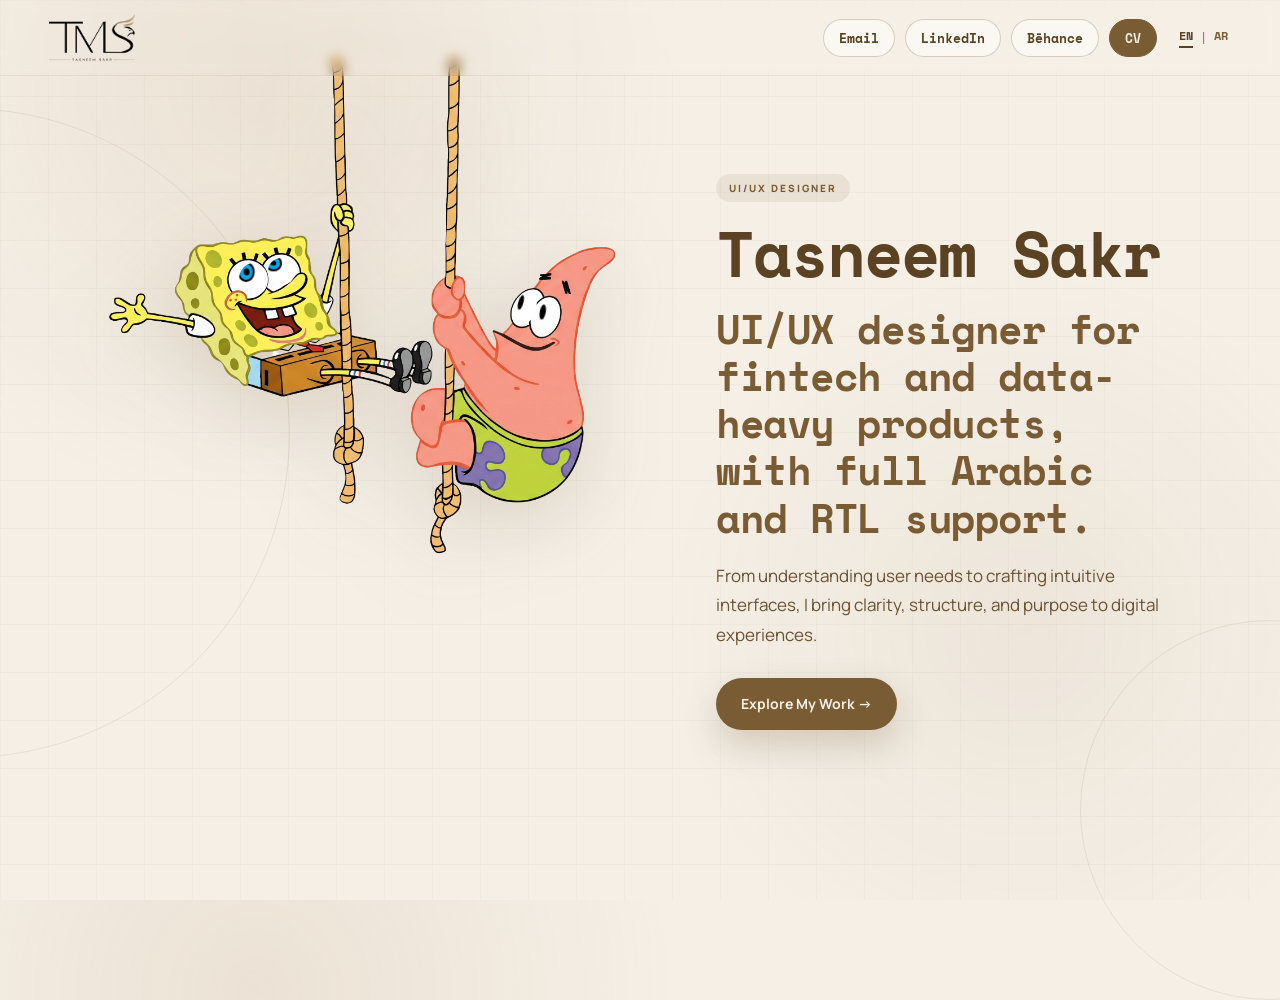
<file: index.html>
<!DOCTYPE html>
<html lang="en" dir="ltr">
<head>
  <meta charset="UTF-8" />
  <meta name="viewport" content="width=device-width, initial-scale=1.0" />

  <title>Tasneem Sakr — UI/UX Designer</title>

  <meta
    name="description"
    content="Tasneem Sakr — UI/UX Designer specializing in end-to-end product design, from research to high-fidelity prototypes. Case studies in fintech, AI energy and forensic platforms."
  >
  <meta name="theme-color" content="#F5EFE6">

  <!-- Social preview (LinkedIn / WhatsApp / X) -->
  <meta property="og:type" content="website">
  <meta property="og:title" content="Tasneem Sakr — UI/UX Designer">
  <meta property="og:description" content="I design digital products that make complex experiences feel simple. Case studies in fintech, AI energy and forensic platforms.">
  <meta property="og:image" content="https://tasneemsakr50.github.io/portfolio/images/2.png">
  <meta name="twitter:card" content="summary_large_image">

  <link rel="icon" href="images/10.png" type="image/png">

  <link rel="preconnect" href="https://fonts.googleapis.com">
  <link rel="preconnect" href="https://fonts.gstatic.com" crossorigin>

  <link
    href="https://fonts.googleapis.com/css2?family=Manrope:wght@400;500;600;700;800&family=Readex+Pro:wght@400;500;600;700&family=Space+Mono:wght@400;700&family=Marhey:wght@400;500;600;700&display=swap"
    rel="stylesheet"
  >

  <link rel="stylesheet" href="style.css" />
</head>

<body class="hook-page">

  <!-- ================= NAV (injected by navbar.js) ================= -->
  <nav class="nav" data-navbar aria-label="Main"></nav>

  <!-- ================= HOOK ================= -->
  <main>

    <section class="hook" id="hook">

      <div class="hook-orbit orbit-one"></div>
      <div class="hook-orbit orbit-two"></div>

      <div class="hook-content">

        <!-- CHARACTER — سبونج + باتريك للديسكتوب / صورتك الشخصية للموبايل -->
        <div class="character-stage">

          <!-- نسخة الديسكتوب: سبونج بوب وبسيط مع حركة العيون -->
          <div class="character-wrapper desktop-character" id="characterWrapper">

            <img
              src="images/19.png"
              alt="SpongeBob & Patrick"
              class="character-img"
              id="characterImg"
              width="736"
              height="736"
              loading="eager"
              decoding="async"
            >

            <!-- طبقة العيون التفاعلية (غطاء أبيض + نني متحرك) -->
            <div class="eye-layer">

              <!-- عين سبونج بوب الشمال -->
              <div class="eye-socket sb-left">
                <div class="pupil-spongebob" id="sbPupilLeft"></div>
              </div>

              <!-- عين سبونج بوب اليمين -->
              <div class="eye-socket sb-right">
                <div class="pupil-spongebob" id="sbPupilRight"></div>
              </div>

              <!-- عين بسيط الشمال -->
              <div class="eye-socket pat-left">
                <div class="pupil-patrick" id="patPupilLeft"></div>
              </div>

              <!-- عين بسيط اليمين -->
              <div class="eye-socket pat-right">
                <div class="pupil-patrick" id="patPupilRight"></div>
              </div>

            </div>

          </div>

          <!-- نسخة الشاشات الصغيرة والموبايل: صورتك الشخصية -->
          <div class="character-wrapper mobile-character">

            <img
              src="images/8.png"
              alt="Tasneem Sakr"
              class="character-img"
              width="400"
              height="400"
              loading="eager"
              decoding="async"
            >

          </div>

        </div>

        <!-- INTRO TEXT -->
        <div class="hook-text">

          <span
            class="eyebrow"
            data-en="UI/UX DESIGNER"
            data-ar="مصممة UI/UX"
          >
            UI/UX DESIGNER
          </span>

          <h1
            class="hook-name"
            data-en="Tasneem Sakr"
            data-ar="تسنيم صقر"
          >
            Tasneem Sakr
          </h1>

          <h2
            class="hook-role"
            data-en="UI/UX designer for fintech and data-heavy products, with full Arabic and RTL support."
            data-ar="مصممة UI/UX لمنتجات الـ fintech والمنتجات كثيفة البيانات، بدعم كامل للعربية والـ RTL."
          >
            I design digital products that make complex experiences feel simple.
          </h2>

          <p
            class="hook-tagline"
            data-en="From understanding user needs to crafting intuitive interfaces, I bring clarity, structure, and purpose to digital experiences."
            data-ar="من فهم احتياجات المستخدم لحد تصميم واجهات واضحة وسهلة الاستخدام، بهتم إن كل تفصيلة في المنتج يكون ليها هدف."
          >
            From understanding user needs to crafting intuitive interfaces, I bring clarity, structure, and purpose to digital experiences.
          </p>


          <!-- ACTIONS -->
          <div class="hook-actions">

            <a
              href="portfolio.html"
              class="btn btn-primary"
              id="enterBtn"
              data-en="Explore My Work →"
              data-ar="شوف شغلي ←"
            >
              Explore My Work →
            </a>

          </div>

        </div>

      </div>

    </section>

  </main>


  <!-- ============ SCRIPTS ============ -->
  <script src="navbar.js"></script>
  <script src="character.js"></script>
  <script src="lang.js"></script>

</body>
</html>
</file>
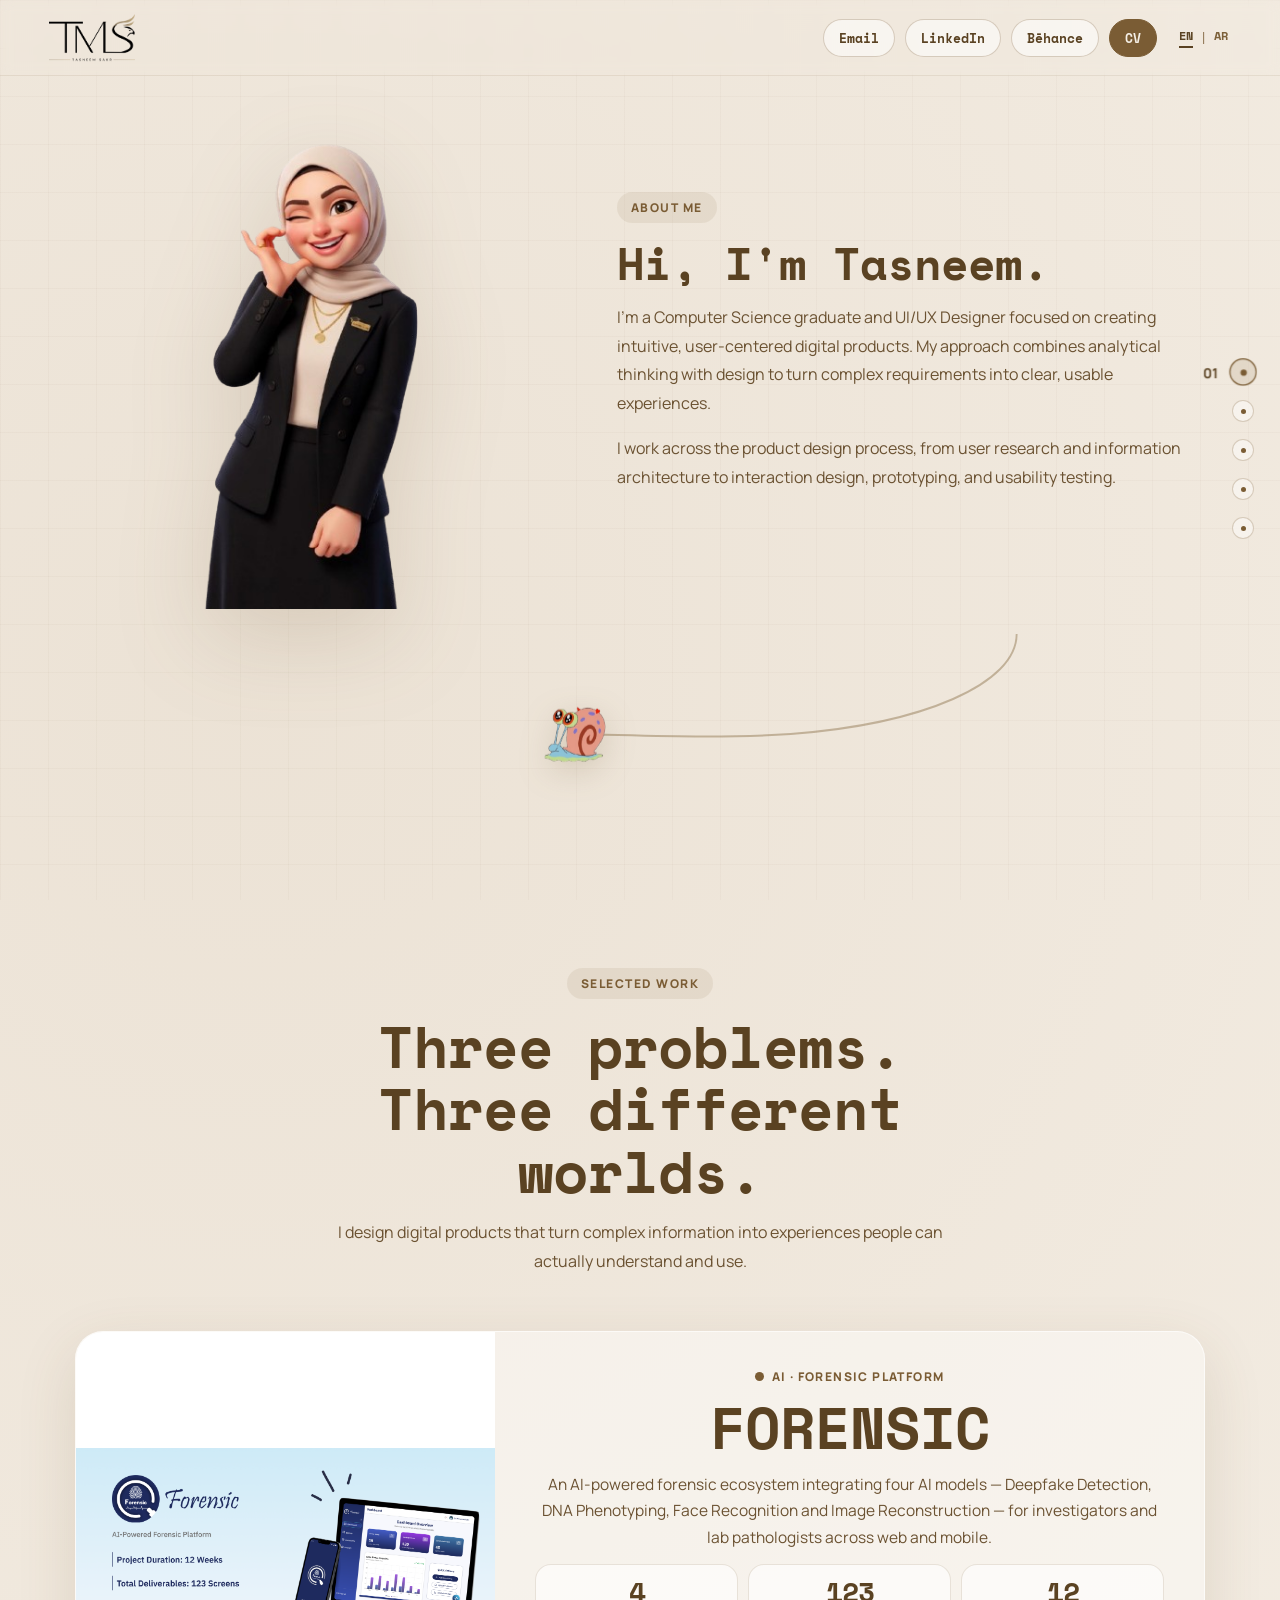
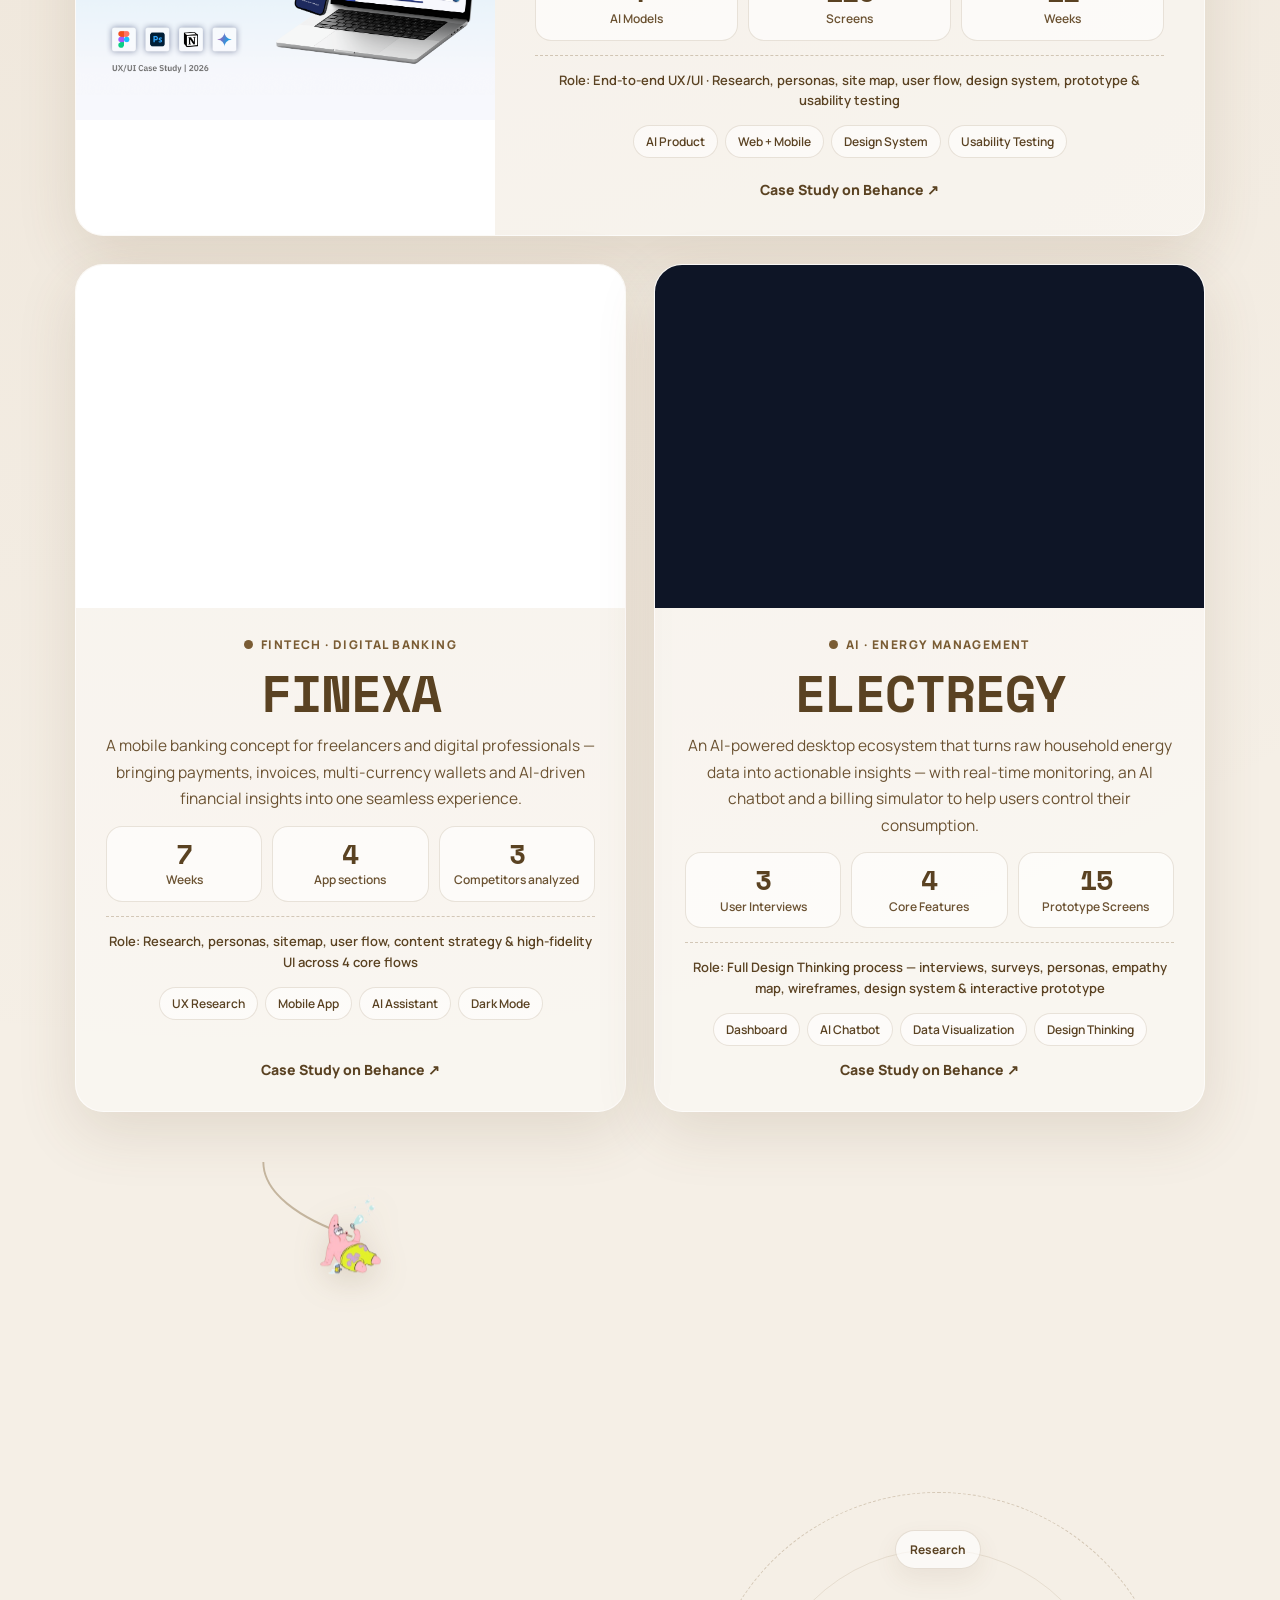
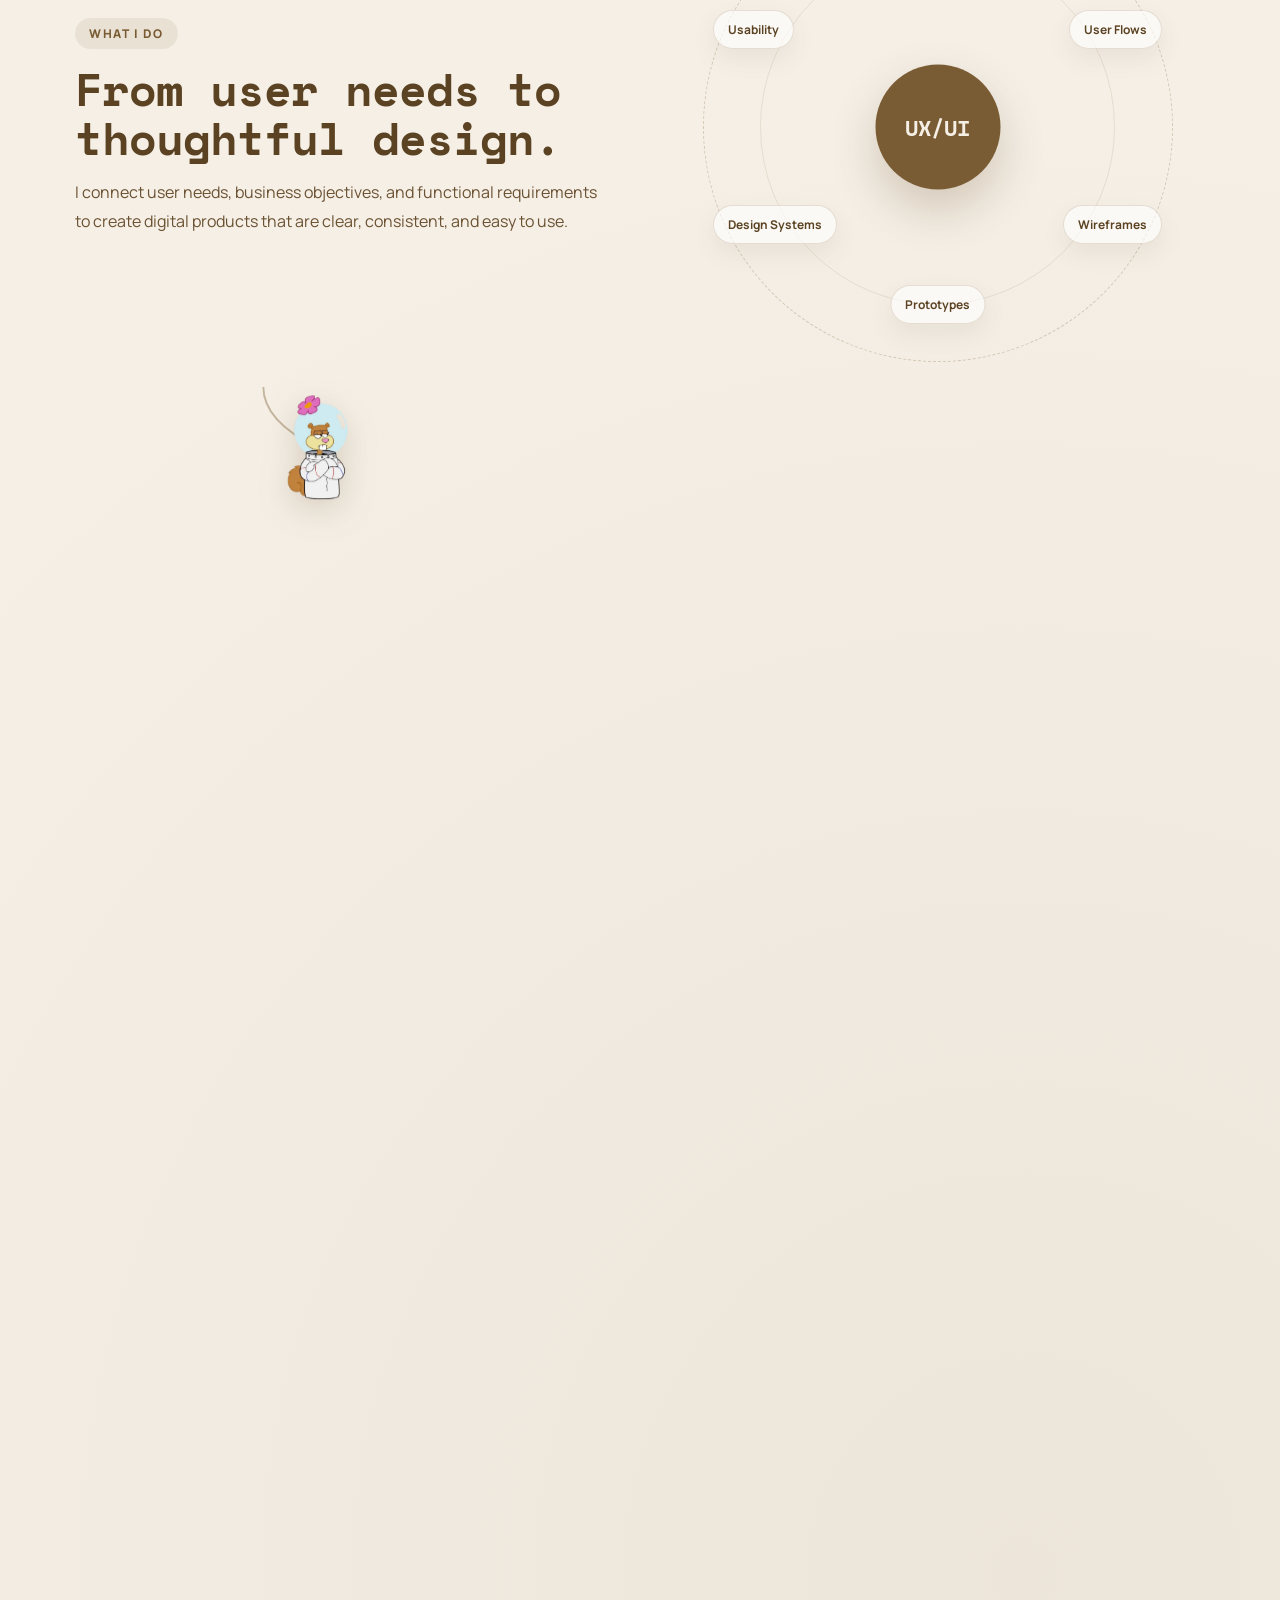
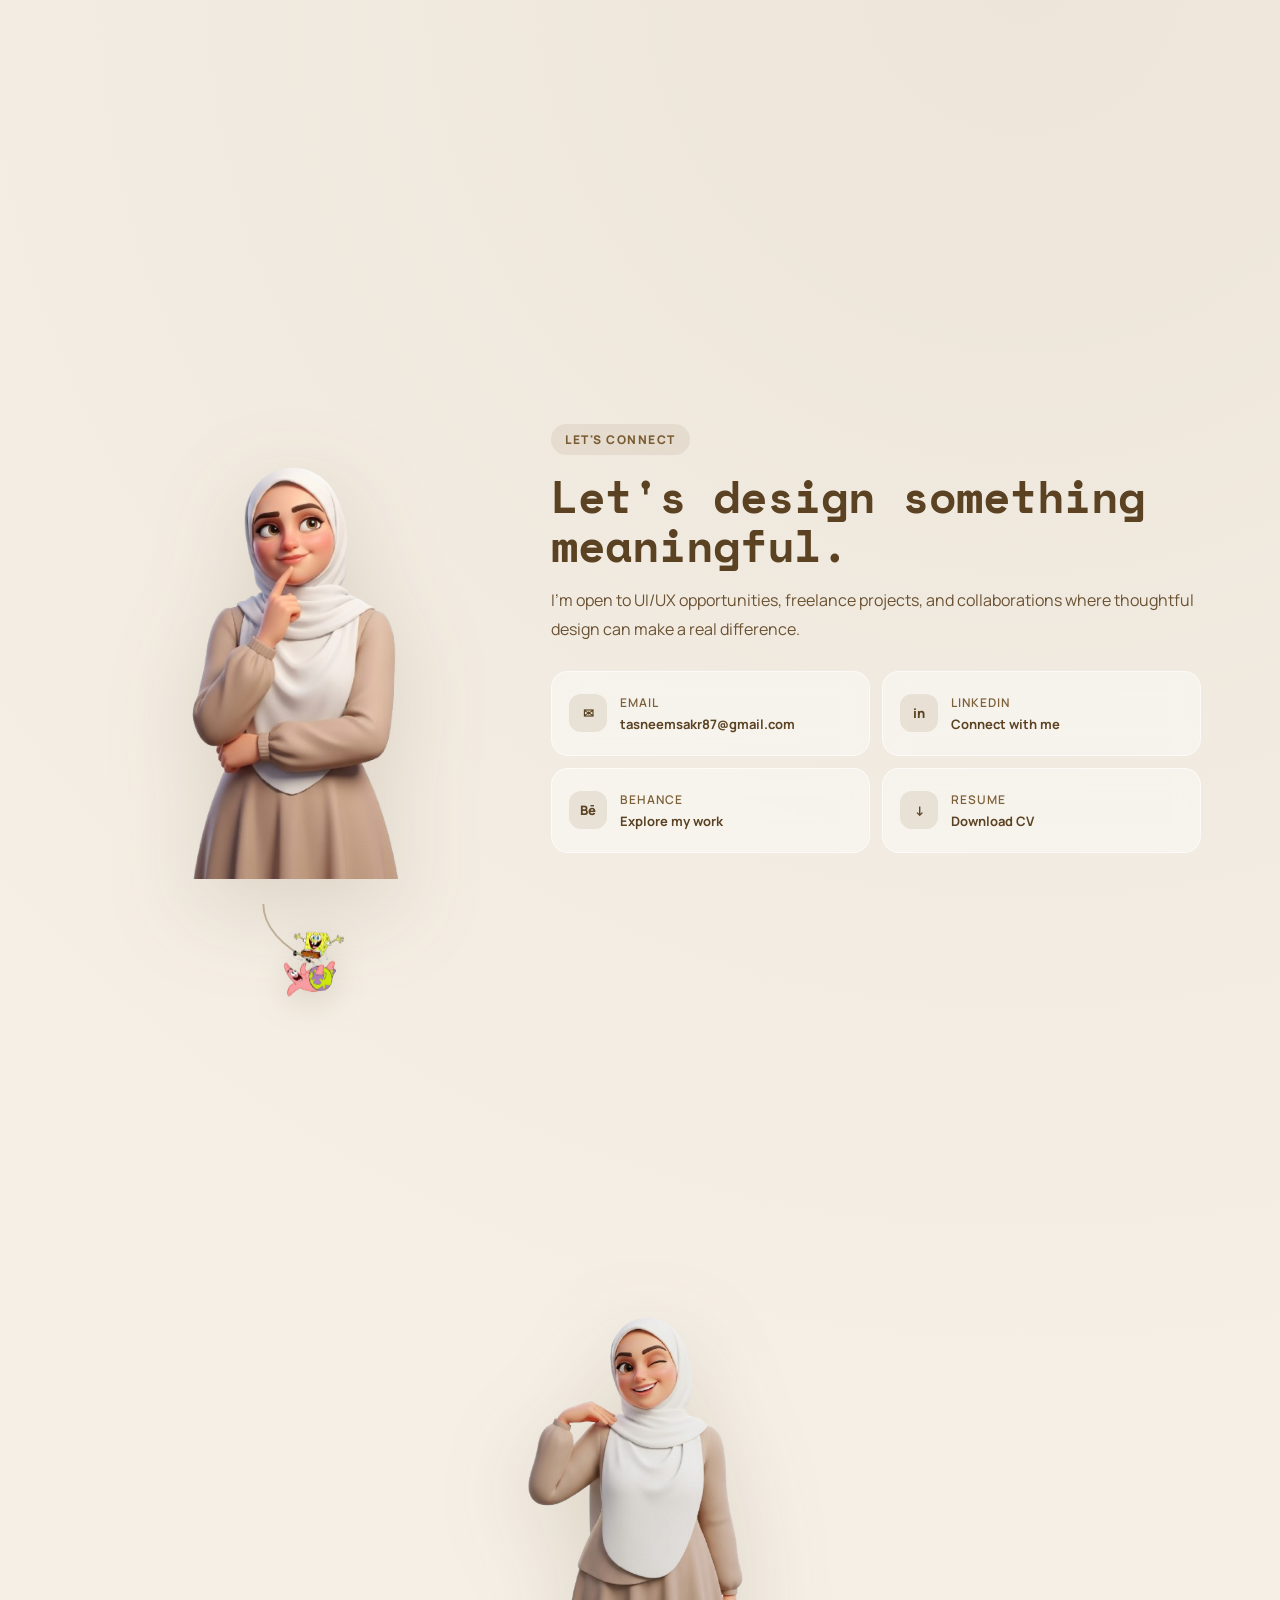
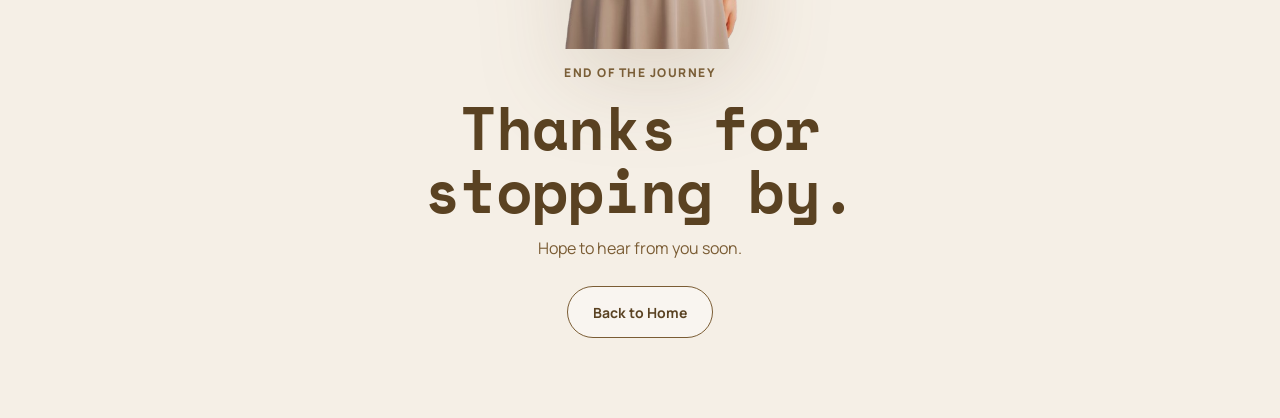
<file: portfolio.html>
<!DOCTYPE html>
<html lang="en" dir="ltr">

<head>
  <meta charset="UTF-8" />
  <meta
    name="viewport"
    content="width=device-width, initial-scale=1.0"
  />

  <title>Tasneem Sakr — Portfolio</title>

  <meta
    name="description"
    content="Portfolio of Tasneem Sakr, UI/UX Designer — case studies in forensic AI, digital banking and energy management, from research to high-fidelity prototypes."
  >
  <meta name="theme-color" content="#F5EFE6">

  <!-- Social preview (LinkedIn / WhatsApp / X) -->
  <meta property="og:type" content="website">
  <meta property="og:title" content="Tasneem Sakr — UI/UX Designer Portfolio">
  <meta property="og:description" content="Three case studies: Forensic AI platform, Finexa digital banking and Electregy energy management.">
  <!-- TODO: replace with the absolute URL of your site after deploying -->
  <meta property="og:image" content="https://YOUR-DOMAIN/images/2.png">
  <meta name="twitter:card" content="summary_large_image">

  <link rel="icon" href="images/10.png" type="image/png">

  <link rel="preconnect" href="https://fonts.googleapis.com">
  <link rel="preconnect" href="https://fonts.gstatic.com" crossorigin>

  <link
    href="https://fonts.googleapis.com/css2?family=Manrope:wght@400;500;600;700;800&family=Readex+Pro:wght@400;500;600;700&family=Space+Mono:wght@400;700&family=Marhey:wght@400;500;600;700&display=swap"
    rel="stylesheet"
  >

  <link rel="stylesheet" href="style.css" />
</head>


<body class="portfolio-page">

  <a href="#about" class="skip-link">Skip to content</a>

  <!-- ================= NAV (injected by navbar.js) ================= -->
  <nav class="nav" data-navbar aria-label="Main"></nav>


  <!-- ================= PROGRESS ================= -->
  <aside
    class="journey-progress"
    aria-label="Page progress"
  >

    <a
      href="#about"
      class="progress-dot active"
      data-target="about"
      aria-label="About"
    >
      <span>01</span>
    </a>

    <a
      href="#work"
      class="progress-dot"
      data-target="work"
      aria-label="Work"
    >
      <span>02</span>
    </a>

    <a
      href="#what"
      class="progress-dot"
      data-target="what"
      aria-label="What I do"
    >
      <span>03</span>
    </a>

    <a
      href="#education"
      class="progress-dot"
      data-target="education"
      aria-label="Education"
    >
      <span>04</span>
    </a>

    <a
      href="#contact"
      class="progress-dot"
      data-target="contact"
      aria-label="Contact"
    >
      <span>05</span>
    </a>

  </aside>

  <main>

    <!-- =====================================================
         SECTION 1 — ABOUT
         ===================================================== -->

    <section
      class="section about-section scene-section"
      id="about"
    >

      <div class="section-content">

        <div class="section-image">

          <img
            src="images/3.png"
            alt="Tasneem — illustrated portrait"
            class="profile-img"
            width="400"
            height="400"
            loading="lazy"
            decoding="async"
          >

        </div>

        <div class="section-text">

          <span
            class="section-label"
            data-en="About Me"
            data-ar="نبذة عني"
          >
            About Me
          </span>

          <h2
            class="section-title"
            data-en="Hi, I'm Tasneem."
            data-ar="أهلاً، أنا تسنيم."
          >
            Hi, I'm Tasneem.
          </h2>

          <p
            class="section-desc"
            data-en="I'm a Computer Science graduate and UI/UX Designer focused on creating intuitive, user-centered digital products. My approach combines analytical thinking with design to turn complex requirements into clear, usable experiences."
            data-ar="خريجة علوم حاسب ومصممة UI/UX، بهتم بتصميم منتجات رقمية سهلة الاستخدام ومبنية على احتياجات المستخدم الحقيقية. بدمج التفكير التحليلي مع التصميم علشان أحوّل المتطلبات المعقدة لتجارب واضحة وعملية."
          >
            I'm a Computer Science graduate and UI/UX Designer focused on creating intuitive, user-centered digital products. My approach combines analytical thinking with design to turn complex requirements into clear, usable experiences.
          </p>

          <p
            class="section-desc"
            data-en="I work across the product design process, from user research and information architecture to interaction design, prototyping, and usability testing."
            data-ar="بشتغل على مراحل تصميم المنتج المختلفة، من أبحاث المستخدم وتنظيم المعلومات لتصميم التفاعلات والبروتوتايب واختبارات الاستخدام."
          >
            I work across the product design process, from user research and information architecture to interaction design, prototyping, and usability testing.
          </p>

        </div>

      </div>


      <!-- PATH TO WORK -->

      <div class="path-container compact-path">

        <svg
          class="wave-path"
          viewBox="0 0 1200 220"
          preserveAspectRatio="none"
          aria-hidden="true"
        >

          <path
            class="path-line"
            d="M 1000 10
               C 1000 60, 900 100, 760 110
               C 600 120, 450 95, 320 125
               C 230 145, 200 175, 200 210"
            fill="none"
            stroke="#8B6F47"
            stroke-width="2"
            stroke-dasharray="10 12"
            opacity="0.45"
          />

          <path
            class="path-arrow"
            d="M 200 198 L 187 218 L 213 218 Z"
            fill="#8B6F47"
          />

        </svg>

        <img
          src="images/14.png"
          alt=""
          class="path-character"
          width="68"
          height="68"
          loading="lazy"
          decoding="async"
        >

      </div>

      <div class="section-arrow" aria-hidden="true">
        <span class="arrow-icon">↓</span>
      </div>

    </section>


    <!-- =====================================================
         SECTION 2 — WORK
         ===================================================== -->

    <section
      class="section work-section scene-section"
      id="work"
    >

      <div class="scene-intro">

        <span
          class="section-label"
          data-en="Selected Work"
          data-ar="أعمال مختارة"
        >
          Selected Work
        </span>

        <h1
          class="section-title work-main-title"
          data-en="Three problems. Three different worlds."
          data-ar="٣ مشاكل. و٣ عوالم مختلفة."
        >
          Three problems. Three different worlds.
        </h1>

        <p
          class="section-desc"
          data-en="I design digital products that turn complex information into experiences people can actually understand and use."
          data-ar="بصمم منتجات رقمية بتحوّل المعلومات المعقدة لتجارب الناس تقدر تفهمها وتستخدمها بسهولة."
        >
          I design digital products that turn complex information into experiences people can actually understand and use.
        </p>

      </div>


      <div class="projects">

        <!-- ================= FEATURED: FORENSIC ================= -->

        <a
          href="https://www.behance.net/gallery/251989069/Forensic-Intelligence-Platform-UIUX-Case-Study"
          target="_blank"
          rel="noopener noreferrer"
          class="project-card project-featured project-forensic"
        >

          <div class="project-media">
            <img
              src="images/17.png"
              alt="Forensic platform — case study cover"
              class="project-cover"
              width="800"
              height="500"
              loading="lazy"
              decoding="async"
            >
          </div>

          <div class="project-body">

            <span
              class="project-kicker"
              data-en="AI · Forensic Platform"
              data-ar="AI · منصة جنائية"
            >
              AI · Forensic Platform
            </span>

            <h3 class="project-name">FORENSIC</h3>

            <p
              class="project-desc"
              data-en="An AI-powered forensic ecosystem integrating four AI models — Deepfake Detection, DNA Phenotyping, Face Recognition and Image Reconstruction — for investigators and lab pathologists across web and mobile."
              data-ar="منظومة جنائية مدعومة بالذكاء الاصطناعي بتدمج 4 موديلات AI — كشف التزييف العميق، تحليل DNA، التعرف على الوجوه، وإعادة بناء الصور — للمحققين وأطباء المختبرات على الويب والموبايل."
            >
              An AI-powered forensic ecosystem integrating four AI models — Deepfake Detection, DNA Phenotyping, Face Recognition and Image Reconstruction — for investigators and lab pathologists across web and mobile.
            </p>

            <ul class="project-metrics">
              <li>
                <strong>4</strong>
                <span data-en="AI Models" data-ar="موديلات AI">AI Models</span>
              </li>
              <li>
                <strong>123</strong>
                <span data-en="Screens" data-ar="شاشة">Screens</span>
              </li>
              <li>
                <strong>12</strong>
                <span data-en="Weeks" data-ar="أسبوع">Weeks</span>
              </li>
            </ul>

            <p
              class="project-role"
              data-en="Role: End-to-end UX/UI · Research, personas, site map, user flow, design system, prototype & usability testing"
              data-ar="دوري: UX/UI من الأول للآخر · أبحاث، شخصيات، Site Map، User Flow، Design System، بروتوتايب واختبارات استخدام"
            >
              Role: End-to-end UX/UI · Research, personas, site map, user flow, design system, prototype &amp; usability testing
            </p>

            <div class="project-tags">
              <span data-en="AI Product" data-ar="منتج AI">AI Product</span>
              <span data-en="Web + Mobile" data-ar="ويب + موبايل">Web + Mobile</span>
              <span data-en="Design System" data-ar="Design System">Design System</span>
              <span data-en="Usability Testing" data-ar="اختبارات استخدام">Usability Testing</span>
            </div>

            <span
              class="project-cta"
              data-en="Case Study on Behance ↗"
              data-ar="شوف الـ Case Study على Behance ↗"
            >
              Case Study on Behance ↗
            </span>

          </div>

        </a>


        <!-- ================= FINEXA + ELECTREGY ================= -->

        <div class="project-grid">

          <!-- FINEXA -->

          <a
            href="https://www.behance.net/gallery/256540729/FINEXA-Smart-AI-Wallet-App-UIUX-Case-Study"
            target="_blank"
            rel="noopener noreferrer"
            class="project-card project-finexa"
          >

            <div class="project-media">
              <img
                src="images/16.png"
                alt="FINEXA digital banking app — case study cover"
                class="project-cover"
                width="800"
                height="500"
                loading="lazy"
                decoding="async"
              >
            </div>

            <div class="project-body">

              <span
                class="project-kicker"
                data-en="FinTech · Digital Banking"
                data-ar="FinTech · بنوك رقمية"
              >
                FinTech · Digital Banking
              </span>

              <h3 class="project-name">FINEXA</h3>

              <p
                class="project-desc"
                data-en="A mobile banking concept for freelancers and digital professionals — bringing payments, invoices, multi-currency wallets and AI-driven financial insights into one seamless experience."
                data-ar="تطبيق بنكي للفريلانسرز والمحترفين الرقميين — بيجمع المدفوعات والإنفويسات والمحافظ متعددة العملات والرؤى المالية المدعومة بالـ AI في تجربة واحدة."
              >
                A mobile banking concept for freelancers and digital professionals — bringing payments, invoices, multi-currency wallets and AI-driven financial insights into one seamless experience.
              </p>

              <ul class="project-metrics">
                <li>
                  <strong>7</strong>
                  <span data-en="Weeks" data-ar="أسابيع">Weeks</span>
                </li>
                <li>
                  <strong>4</strong>
                  <span data-en="App sections" data-ar="أقسام في التطبيق">App sections</span>
                </li>
                <li>
                  <strong>3</strong>
                  <span data-en="Competitors analyzed" data-ar="منافسين تم تحليلهم">Competitors analyzed</span>
                </li>
              </ul>

              <p
                class="project-role"
                data-en="Role: Research, personas, sitemap, user flow, content strategy & high-fidelity UI across 4 core flows"
                data-ar="دوري: أبحاث، شخصيات، Site Map، User Flow، Content Strategy وواجهات عالية الدقة على 4 مسارات أساسية"
              >
                Role: Research, personas, sitemap, user flow, content strategy &amp; high-fidelity UI across 4 core flows
              </p>

              <div class="project-tags">
                <span data-en="UX Research" data-ar="أبحاث UX">UX Research</span>
                <span data-en="Mobile App" data-ar="موبايل أب">Mobile App</span>
                <span data-en="AI Assistant" data-ar="مساعد AI">AI Assistant</span>
                <span data-en="Dark Mode" data-ar="الوضع الليلي">Dark Mode</span>
              </div>

              <span
                class="project-cta"
                data-en="Case Study on Behance ↗"
                data-ar="شوف الـ Case Study على Behance ↗"
              >
                Case Study on Behance ↗
              </span>

            </div>

          </a>


          <!-- ELECTREGY -->

          <a
            href="https://www.behance.net/gallery/249395357/Electregy-AI-Energy-Management"
            target="_blank"
            rel="noopener noreferrer"
            class="project-card project-electregy"
          >

            <div class="project-media">
              <img
                src="images/18.png"
                alt="Electregy energy dashboard — case study cover"
                class="project-cover"
                width="800"
                height="500"
                loading="lazy"
                decoding="async"
              >
            </div>

            <div class="project-body">

              <span
                class="project-kicker"
                data-en="AI · Energy Management"
                data-ar="AI · إدارة الطاقة"
              >
                AI · Energy Management
              </span>

              <h3 class="project-name">ELECTREGY</h3>

              <p
                class="project-desc"
                data-en="An AI-powered desktop ecosystem that turns raw household energy data into actionable insights — with real-time monitoring, an AI chatbot and a billing simulator to help users control their consumption."
                data-ar="منظومة ديسكتوب مدعومة بالذكاء الاصطناعي بتحوّل بيانات استهلاك الطاقة الخام لرؤى قابلة للتنفيذ — مع متابعة مباشرة، AI Chatbot، ومحاكي فواتير بيساعد المستخدم يتحكم في استهلاكه."
              >
                An AI-powered desktop ecosystem that turns raw household energy data into actionable insights — with real-time monitoring, an AI chatbot and a billing simulator to help users control their consumption.
              </p>

              <ul class="project-metrics">
                <li>
                  <strong>3</strong>
                  <span data-en="User Interviews" data-ar="مقابلات مستخدمين">User Interviews</span>
                </li>
                <li>
                  <strong>4</strong>
                  <span data-en="Core Features" data-ar="مميزات أساسية">Core Features</span>
                </li>
                <li>
                  <strong>15</strong>
                  <span data-en="Prototype Screens" data-ar="شاشة بروتوتايب">Prototype Screens</span>
                </li>
              </ul>

              <p
                class="project-role"
                data-en="Role: Full Design Thinking process — interviews, surveys, personas, empathy map, wireframes, design system & interactive prototype"
                data-ar="دوري: عملية Design Thinking كاملة — مقابلات، استبيانات، شخصيات، Empathy Map، Wireframes، Design System وبروتوتايب تفاعلي"
              >
                Role: Full Design Thinking process — interviews, surveys, personas, empathy map, wireframes, design system &amp; interactive prototype
              </p>

              <div class="project-tags">
                <span>Dashboard</span>
                <span data-en="AI Chatbot" data-ar="AI Chatbot">AI Chatbot</span>
                <span data-en="Data Visualization" data-ar="تمثيل البيانات">Data Visualization</span>
                <span data-en="Design Thinking" data-ar="Design Thinking">Design Thinking</span>
              </div>

              <span
                class="project-cta"
                data-en="Case Study on Behance ↗"
                data-ar="شوف الـ Case Study على Behance ↗"
              >
                Case Study on Behance ↗
              </span>

            </div>

          </a>

        </div>

      </div>


      <!-- PATH TO WHAT I DO -->

      <div class="path-container compact-path">

        <svg
          class="wave-path"
          viewBox="0 0 1200 220"
          preserveAspectRatio="none"
          aria-hidden="true"
        >

          <path
            class="path-line"
            d="M 200 10
               C 200 60, 300 100, 440 110
               C 600 120, 750 95, 880 125
               C 970 145, 1000 175, 1000 210"
            fill="none"
            stroke="#8B6F47"
            stroke-width="2"
            stroke-dasharray="10 12"
            opacity="0.45"
          />

          <path
            class="path-arrow"
            d="M 1000 198 L 987 218 L 1013 218 Z"
            fill="#8B6F47"
          />

        </svg>

        <img
          src="images/15.png"
          alt=""
          class="path-character"
          width="68"
          height="68"
          loading="lazy"
          decoding="async"
        >

      </div>

      <div class="section-arrow" aria-hidden="true">
        <span class="arrow-icon">↓</span>
      </div>

    </section>


    <!-- =====================================================
         SECTION 3 — WHAT I DO
         ===================================================== -->

    <section
      class="section what-section scene-section"
      id="what"
    >

      <div class="section-content">

        <div class="section-text">

          <span
            class="section-label"
            data-en="What I Do"
            data-ar="اللي بعمله"
          >
            What I Do
          </span>

          <h2
            class="section-title"
            data-en="From user needs to thoughtful design."
            data-ar="من احتياجات المستخدم لتصميم مدروس."
          >
            From user needs to thoughtful design.
          </h2>

          <p
            class="section-desc"
            data-en="I connect user needs, business objectives, and functional requirements to create digital products that are clear, consistent, and easy to use."
            data-ar="بربط احتياجات المستخدم بأهداف البيزنس ومتطلبات المنتج علشان أصمم تجارب رقمية واضحة ومتناسقة وسهلة الاستخدام."
          >
            I connect user needs, business objectives, and functional requirements to create digital products that are clear, consistent, and easy to use.
          </p>

        </div>


        <div class="skills-orbit">

          <div class="skill-core">
            UX/UI
          </div>

          <span class="skill-node node-one" data-en="Research" data-ar="الأبحاث">
            Research
          </span>

          <span class="skill-node node-two" data-en="User Flows" data-ar="User Flows">
            User Flows
          </span>

          <span class="skill-node node-three" data-en="Wireframes" data-ar="Wireframes">
            Wireframes
          </span>

          <span class="skill-node node-four" data-en="Prototypes" data-ar="البروتوتايب">
            Prototypes
          </span>

          <span class="skill-node node-five" data-en="Design Systems" data-ar="Design Systems">
            Design Systems
          </span>

          <span class="skill-node node-six" data-en="Usability" data-ar="سهولة الاستخدام">
            Usability
          </span>

        </div>

      </div>


      <!-- PATH TO EDUCATION -->

      <div class="path-container compact-path">

        <svg
          class="wave-path"
          viewBox="0 0 1200 220"
          preserveAspectRatio="none"
          aria-hidden="true"
        >

          <path
            class="path-line"
            d="M 200 10
               C 200 60, 300 100, 440 110
               C 600 120, 750 95, 880 125
               C 970 145, 1000 175, 1000 210"
            fill="none"
            stroke="#8B6F47"
            stroke-width="2"
            stroke-dasharray="10 12"
            opacity="0.45"
          />

          <path
            class="path-arrow"
            d="M 1000 198 L 987 218 L 1013 218 Z"
            fill="#8B6F47"
          />

        </svg>

        <img
          src="images/12.png"
          alt=""
          class="path-character"
          width="68"
          height="68"
          loading="lazy"
          decoding="async"
        >

      </div>

      <div class="section-arrow" aria-hidden="true">
        <span class="arrow-icon">↓</span>
      </div>

    </section>


    <!-- =====================================================
         SECTION 4 — EDUCATION
         ===================================================== -->

    <section
      class="section education-section scene-section"
      id="education"
    >

      <div class="education-header">

        <span
          class="section-label"
          data-en="My Journey"
          data-ar="رحلتي"
        >
          My Journey
        </span>

        <h2
          class="section-title"
          data-en="Learning shaped the way I design."
          data-ar="رحلة التعلم شكّلت طريقتي في التصميم."
        >
          Learning shaped the way I design.
        </h2>

      </div>


      <div class="education-timeline">

        <div class="timeline-line"></div>


        <!-- 2022 -->

        <div class="timeline-item">

          <div class="timeline-marker"></div>

          <div class="timeline-year">
            <span class="year-prefix">2</span>
            <span class="year-suffix">22</span>
          </div>

          <div class="timeline-content">

            <span
              class="timeline-type"
              data-en="University"
              data-ar="الجامعة"
            >
              University
            </span>

            <h3
              data-en="BSc in Computer Science"
              data-ar="بكالوريوس علوم الحاسب"
            >
              BSc in Computer Science
            </h3>

            <p
              data-en="Zagazig University · 2022 — 2026"
              data-ar="جامعة الزقازيق · 2022 — 2026"
            >
              Zagazig University · 2022 — 2026
            </p>

            <strong
              data-en="Excellent with Honors · GPA 3.57 / 4.0"
              data-ar="ممتاز مع مرتبة الشرف · GPA 3.57 / 4.0"
            >
              Excellent with Honors · GPA 3.57 / 4.0
            </strong>

          </div>

        </div>


        <!-- 2025 (ITI) -->

        <div class="timeline-item">

          <div class="timeline-marker"></div>

          <div class="timeline-year">
            <span class="year-prefix">2</span>
            <span class="year-suffix">25</span>
          </div>

          <div class="timeline-content">

            <span
              class="timeline-type"
              data-en="Training"
              data-ar="تدريب"
            >
              Training
            </span>

            <h3
              data-en="ITI — UI/UX Training"
              data-ar="ITI — تدريب UI/UX"
            >
              ITI — UI/UX Training
            </h3>

            <p
              data-en="Information Technology Institute · Aug — Sep 2025"
              data-ar="معهد تكنولوجيا المعلومات · أغسطس — سبتمبر 2025"
            >
              Information Technology Institute · Aug — Sep 2025
            </p>

          </div>

        </div>


        <!-- 2025 (Mahara) -->

        <div class="timeline-item">

          <div class="timeline-marker"></div>

          <div class="timeline-year">
            <span class="year-prefix">2</span>
            <span class="year-suffix">25</span>
          </div>

          <div class="timeline-content">

            <span
              class="timeline-type"
              data-en="Course"
              data-ar="كورس"
            >
              Course
            </span>

            <h3
              data-en="Mahara-Tech — UX Design Fundamentals"
              data-ar="Mahara-Tech — أساسيات تصميم UX"
            >
              Mahara-Tech — UX Design Fundamentals
            </h3>

            <p
              data-en="Oct 2025"
              data-ar="أكتوبر 2025"
            >
              Oct 2025
            </p>

          </div>

        </div>


        <!-- 2026 -->

        <div class="timeline-item timeline-final">

          <div class="timeline-marker"></div>

          <div class="timeline-year">
            <span class="year-prefix">2</span>
            <span class="year-suffix">26</span>
          </div>

          <div class="timeline-content">

            <span
              class="timeline-type"
              data-en="Milestone"
              data-ar="محطة مهمة"
            >
              Milestone
            </span>

            <h3
              data-en="Graduated with Honors"
              data-ar="التخرج بمرتبة الشرف"
            >
              Graduated with Honors
            </h3>

            <p
              data-en="Computer & Information Sciences · Zagazig University"
              data-ar="كلية الحاسبات والمعلومات · جامعة الزقازيق"
            >
              Computer &amp; Information Sciences · Zagazig University
            </p>

          </div>

        </div>

      </div>


      <!-- PATH TO CONTACT -->

      <div class="path-container compact-path education-path">

        <svg
          class="wave-path"
          viewBox="0 0 1200 220"
          preserveAspectRatio="none"
          aria-hidden="true"
        >

          <path
            class="path-line"
            d="M 1000 10
               C 1000 60, 900 100, 760 110
               C 600 120, 450 95, 320 125
               C 230 145, 200 175, 200 210"
            fill="none"
            stroke="#8B6F47"
            stroke-width="2"
            stroke-dasharray="10 12"
            opacity="0.45"
          />

          <path
            class="path-arrow"
            d="M 200 198 L 187 218 L 213 218 Z"
            fill="#8B6F47"
          />

        </svg>

        <img
          src="images/13.png"
          alt=""
          class="path-character"
          width="68"
          height="68"
          loading="lazy"
          decoding="async"
        >

      </div>

      <div class="section-arrow" aria-hidden="true">
        <span class="arrow-icon">↓</span>
      </div>

    </section>


    <!-- =====================================================
         SECTION 5 — CONTACT
         ===================================================== -->

    <section
      class="section contact-section scene-section"
      id="contact"
    >

      <div class="contact-scene">

        <div class="contact-character">

          <img
            src="images/7.png"
            alt="Tasneem — illustrated portrait"
            class="profile-img"
            width="360"
            height="360"
            loading="lazy"
            decoding="async"
          >

        </div>


        <div class="contact-copy">

          <span
            class="section-label"
            data-en="Let's Connect"
            data-ar="خلينا نتواصل"
          >
            Let's Connect
          </span>

          <h2
            class="section-title"
            data-en="Let's design something meaningful."
            data-ar="يلا نصمم حاجة ليها قيمة."
          >
            Let's design something meaningful.
          </h2>

          <p
            class="section-desc"
            data-en="I'm open to UI/UX opportunities, freelance projects, and collaborations where thoughtful design can make a real difference."
            data-ar="متاحة لفرص العمل في مجال UI/UX، ومشاريع الفريلانس، والتعاون في تصميم منتجات رقمية بتقدم حلول حقيقية للمستخدمين."
          >
            I'm open to UI/UX opportunities, freelance projects, and collaborations where thoughtful design can make a real difference.
          </p>


          <div class="contact-grid">

            <a
              href="mailto:tasneemsakr87@gmail.com"
              class="contact-card"
            >
              <span class="contact-card-icon" aria-hidden="true">✉</span>
              <span class="contact-card-text">
                <small data-en="Email" data-ar="الإيميل">Email</small>
                <span class="contact-card-value">tasneemsakr87@gmail.com</span>
              </span>
            </a>


            <a
              href="https://www.linkedin.com/in/tasneem-sakr-002794250/"
              target="_blank"
              rel="noopener noreferrer"
              class="contact-card"
            >
              <span class="contact-card-icon" aria-hidden="true">in</span>
              <span class="contact-card-text">
                <small>LinkedIn</small>
                <span
                  class="contact-card-value"
                  data-en="Connect with me"
                  data-ar="تواصل معايا"
                >
                  Connect with me
                </span>
              </span>
            </a>


            <a
              href="https://www.behance.net/tasneemsakr322004"
              target="_blank"
              rel="noopener noreferrer"
              class="contact-card"
            >
              <span class="contact-card-icon" aria-hidden="true">Bē</span>
              <span class="contact-card-text">
                <small>Behance</small>
                <span
                  class="contact-card-value"
                  data-en="Explore my work"
                  data-ar="شوف شغلي"
                >
                  Explore my work
                </span>
              </span>
            </a>


            <a
              href="Tasneem_Sakr_CV.pdf"
              download
              class="contact-card"
            >
              <span class="contact-card-icon" aria-hidden="true">↓</span>
              <span class="contact-card-text">
                <small data-en="Resume" data-ar="السيرة الذاتية">Resume</small>
                <span
                  class="contact-card-value"
                  data-en="Download CV"
                  data-ar="تحميل الـ CV"
                >
                  Download CV
                </span>
              </span>
            </a>

          </div>

        </div>

      </div>


      <!-- FINAL PATH -->

      <div class="path-container compact-path">

        <svg
          class="wave-path"
          viewBox="0 0 1200 220"
          preserveAspectRatio="none"
          aria-hidden="true"
        >

          <path
            class="path-line"
            d="M 200 10
               C 200 60, 300 100, 440 110
               C 600 120, 750 95, 880 125
               C 970 145, 1000 175, 1000 210"
            fill="none"
            stroke="#8B6F47"
            stroke-width="2"
            stroke-dasharray="10 12"
            opacity="0.45"
          />

          <path
            class="path-arrow"
            d="M 1000 198 L 987 218 L 1013 218 Z"
            fill="#8B6F47"
          />

        </svg>

        <img
          src="images/11.png"
          alt=""
          class="path-character"
          width="68"
          height="68"
          loading="lazy"
          decoding="async"
        >

      </div>

      <div class="section-arrow" aria-hidden="true">
        <span class="arrow-icon">↓</span>
      </div>

    </section>


    <!-- =====================================================
         THANK YOU
         ===================================================== -->

    <section
      class="section thank-section"
      id="thank"
    >

      <div class="thank-content">

        <img
          src="images/1.png"
          alt="Tasneem — illustrated portrait"
          class="thank-img"
          width="250"
          height="250"
          loading="lazy"
          decoding="async"
        >

        <span
          class="thank-small"
          data-en="End of the journey"
          data-ar="نهاية الرحلة"
        >
          End of the journey
        </span>

        <h2
          class="thank-title"
          data-en="Thanks for stopping by."
          data-ar="شكرًا إنك وصلت لهنا."
        >
          Thanks for stopping by.
        </h2>

        <p
          class="thank-desc"
          data-en="Hope to hear from you soon."
          data-ar="أتمنى أسمع منك قريب."
        >
          Hope to hear from you soon.
        </p>

        <a
          href="index.html"
          class="btn btn-secondary"
          data-en="Back to Home"
          data-ar="ارجع للرئيسية"
        >
          Back to Home
        </a>

      </div>

    </section>

  </main>


  <!-- ============ SCRIPTS ============ -->
  <script src="navbar.js"></script>
  <script src="lang.js"></script>
  <script src="scroll.js"></script>

</body>
</html>
</file>
<file: style.css>
/* =========================================================
   TASNEEM SAKR PORTFOLIO
   Interactive Journey
   ========================================================= */


/* =========================================================
   RESET
   ========================================================= */

* {
  margin: 0;
  padding: 0;
  box-sizing: border-box;
}

:root {

  --brown-primary: #7A5C34;
  --brown-dark: #5A4222;
  --brown-light: #7C6039;

  --cream: #F5EFE6;
  --cream-deep: #EEE4D6;

  --text-dark: #2E2416;
  --text-muted: #6B5232;

  --glass: rgba(255,255,255,0.42);
  --glass-border: rgba(255,255,255,0.62);

  --shadow:
    0 20px 60px rgba(107,79,42,0.14);

  --shadow-heavy:
    0 30px 90px rgba(107,79,42,0.22);

    /* الخط الأساسي للنصوص */
  --font-body: 'Manrope', sans-serif;
  --font-arabic: 'Readex Pro', 'Manrope', sans-serif;

  /* خط العناوين الكبيرة */
  --font-heading: 'Space Mono', monospace;
  --font-heading-ar: 'Marhey', 'Readex Pro', sans-serif;

  --ease: cubic-bezier(.22,.61,.36,1);
}


/* =========================================================
   BASE
   ========================================================= */

html {
  scroll-behavior: smooth;
}

body {

  font-family: var(--font-body);

  background:
    radial-gradient(
      circle at 20% 10%,
      rgba(168,133,91,0.12),
      transparent 32%
    ),
    radial-gradient(
      circle at 80% 70%,
      rgba(139,111,71,0.08),
      transparent 30%
    ),
    var(--cream);

  color: var(--text-dark);

  overflow-x: hidden;

  min-height: 100vh;

  -webkit-font-smoothing: antialiased;
}

body.lang-ar {
  /* العربي: Marhey للعناوين، Readex Pro للنصوص */
  --font-heading: var(--font-heading-ar);
  --font-body: var(--font-arabic);
}

a {
  color: inherit;
}

button {
  font: inherit;
}

a:focus-visible,
button:focus-visible {
  outline: 3px solid var(--brown-dark);
  outline-offset: 3px;
}

.skip-link {

  position: fixed;

  left: 16px;
  top: -70px;

  z-index: 2000;

  padding: 10px 18px;

  border-radius: 999px;

  background: var(--brown-dark);
  color: var(--cream);

  font-size: 13px;
  font-weight: 700;

  text-decoration: none;

  transition: top .2s ease;
}

.skip-link:focus {
  top: 14px;
}


/* =========================================================
   GRID BACKGROUND
   ========================================================= */

body::before {

  content: '';

  position: fixed;
  inset: 0;

  background-image:
    linear-gradient(
      rgba(139,111,71,0.035) 1px,
      transparent 1px
    ),
    linear-gradient(
      90deg,
      rgba(139,111,71,0.035) 1px,
      transparent 1px
    );

  background-size: 48px 48px;

  pointer-events: none;

  z-index: -1;
}


/* =========================================================
   NAVBAR
   ========================================================= */

.nav {

  position: fixed;
  top: 0;
  left: 0;

  width: 100%;
  height: 76px;

  display: flex;
  align-items: center;
  justify-content: space-between;

  padding: 0 48px;

  z-index: 2000;

  backdrop-filter: blur(6px);
  -webkit-backdrop-filter: blur(14px);

  border-bottom: 1px solid rgba(122,92,52,.10);

  direction: ltr;
}

.nav-logo {
  display: flex;
  align-items: center;
  flex-shrink: 0;
  text-decoration: none;
}

.nav-logo-img {

  width: 88px;
  height: 48px;

  object-fit: contain;
  display: block;

  transition: transform .25s ease;
}

.nav-logo:hover .nav-logo-img {
  transform: scale(1.06);
}

.nav-actions {

  display: flex;
  align-items: center;
  gap: 10px;

  direction: ltr;

  position: relative;
}


/* ===== Desktop links ===== */

.nav-links-desktop {
  display: flex;
  align-items: center;
  gap: 10px;
}

.nav-link,
.nav-cv {

  display: inline-flex;
  align-items: center;
  justify-content: center;
  gap: 7px;

  height: 38px;
  padding: 0 15px;

  border-radius: 999px;

  font-family: var(--font-heading);
  font-size: 13px;
  font-weight: 700;

  text-decoration: none;
  white-space: nowrap;

  transition:
    background .25s ease,
    color .25s ease,
    transform .25s ease;
}

.nav-link {

  color: var(--brown-dark);

  background: rgba(255,255,255,.55);

  border: 1px solid rgba(122,92,52,.28);
}

.nav-link:hover {

  background: var(--brown-primary);
  color: #fff;

  transform: translateY(-1px);
}

.nav-link-icon {

  font-size: 12px;
  font-weight: 800;

  line-height: 1;
}

.nav-cv {

  color: var(--cream);

  background: var(--brown-primary);

  border: 1px solid var(--brown-primary);
}

.nav-cv:hover {

  background: var(--brown-dark);

  transform: translateY(-1px);
}


/* ===== Mobile toggle ===== */

.nav-contact-toggle {
  display: none;
}

.nav-contact-menu {
  display: none;
}

.nav-contact-dot {
  width: 5px;
  height: 5px;
  border-radius: 50%;
  background: var(--brown-dark);
}


/* ===== Lang toggle ===== */

.lang-toggle {

  display: flex;
  align-items: center;
  gap: 7px;

  margin-left: 8px;
  padding: 8px 4px;

  border: none;
  background: transparent;

  cursor: pointer;

  font-family: var(--font-heading);

  direction: ltr;
}

.lang-option {

  font-size: 12px;
  font-weight: 700;

  color: var(--brown-light);

  padding-bottom: 2px;

  border-bottom: 2px solid transparent;

  transition: color .2s ease;
}

.lang-option.active {

  color: var(--brown-dark);

  border-bottom-color: currentColor;
}

.lang-divider {
  color: var(--brown-light);
  font-size: 12px;
}


/* =========================================================
   HOOK
   ========================================================= */

.hook-page {
  min-height: 100vh;
}

.hook {

  min-height: 100vh;

  position: relative;

  display: flex;
  flex-direction: column;

  justify-content: center;

  padding:
    80px 8vw 40px;

  overflow: visible;
}

.hook-content {

  width: min(1400px,100%);

  margin: auto;

  display: grid;

  grid-template-columns:
    minmax(400px, 1.1fr)
    minmax(420px, .9fr);

  gap: 50px;

  align-items: center;
}


/* =========================================================
   HOOK DECOR
   ========================================================= */

.hook-orbit {

  position: absolute;

  border: 1px solid rgba(139,111,71,.12);

  border-radius: 50%;

  pointer-events: none;
}

.orbit-one {

  width: 650px;
  height: 650px;

  left: -360px;
  top: 12%;

  animation: orbitFloat 12s ease-in-out infinite;
}

.orbit-two {

  width: 380px;
  height: 380px;

  right: -180px;
  bottom: -100px;

  animation: orbitFloat 9s ease-in-out infinite reverse;
}

@keyframes orbitFloat {

  0%,100% {
    transform: translate(0,0);
  }

  50% {
    transform: translate(15px,-18px);
  }
}


/* =========================================================
   CHARACTER — Desktop (SpongeBob + Patrick) / Mobile (portrait)
   ========================================================= */

.character-stage {
  position: relative;

  display: flex;
  justify-content: center;
  align-items: flex-start;

  margin-top: -320px;

  pointer-events: none;

  z-index: 1100;
}

.character-wrapper {
  position: relative;

  width: min(100%, 1600px);

  margin: 0 auto;

  filter:
    drop-shadow(
      0 20px 40px rgba(107, 79, 42, 0.18)
    );

  animation: hangSway 4s ease-in-out infinite;
  transform-origin: top center;
}

.mobile-character {
  display: none !important;
}

.desktop-character {
  display: block;
  position: relative;
}

@keyframes hangSway {

  0%, 100% {
    transform: rotate(-1deg);
  }

  50% {
    transform: rotate(1deg);
  }
}

@keyframes floatCharacter {

  0%, 100% {
    transform: translateY(0);
  }

  50% {
    transform: translateY(-13px);
  }
}

.character-img {

  display: block;

  width: 120%;
  height: auto;

  user-select: none;
  pointer-events: none;

  position: relative;

  z-index: 1;
}

.desktop-character .eye-layer {
  position: absolute;
  inset: 0;
  width: 100%;
  height: 100%;
  pointer-events: none;
  z-index: 2;
}

.eye-socket {
  position: absolute;
  background-color: #FFFFFF;
  border-radius: 50%;
  display: flex;
  align-items: center;
  justify-content: center;
  overflow: hidden;
}

.eye-socket.sb-left {
  left: calc(178 / 736 * 100%);
  top:  calc(300 / 736 * 100%);
  width:  calc(38 / 736 * 100%);
  height: calc(48 / 736 * 100%);
}

.eye-socket.sb-right {
  left: calc(216 / 736 * 100%);
  top:  calc(292 / 736 * 100%);
  width:  calc(36 / 736 * 100%);
  height: calc(39 / 736 * 100%);
}

.eye-socket.pat-left {
  left: calc(539 / 736 * 100%);
  top:  calc(340 / 736 * 100%);
  width:  calc(28 / 736 * 100%);
  height: calc(50 / 736 * 100%);
  transform: rotate(16deg);
}

.eye-socket.pat-right {
  left: calc(566 / 736 * 100%);
  top:  calc(353 / 736 * 100%);
  width:  calc(30 / 736 * 100%);
  height: calc(50 / 736 * 100%);
  transform: rotate(10deg);
}

.pupil-spongebob {
  width: 60%;
  height: 60%;
  background-color: #00A8E8;
  border: 2px solid #000;
  border-radius: 50%;
  position: relative;
  will-change: transform;
}

.pupil-spongebob::after {
  content: '';
  position: absolute;
  top: 50%;
  left: 50%;
  transform: translate(-50%, -50%);
  width: 45%;
  height: 45%;
  background-color: #000;
  border-radius: 50%;
}

.pupil-patrick {
  width: 25%;
  height: 45%;
  background-color: #000000;
  border-radius: 50%;
  will-change: transform;
}


/* =========================================================
   HOOK TEXT
   ========================================================= */

.hook-text {

  display: flex;
  flex-direction: column;

  align-items: flex-start;
}

.eyebrow {

  display: inline-flex;

  padding: 7px 13px;

  border-radius: 999px;

  background: rgba(139,111,71,.10);

  color: var(--brown-primary);

  font-size: 10px;
  font-weight: 800;

  letter-spacing: 2px;

  margin-bottom: 20px;
}

.hook-name {

  font-family: var(--font-heading);

  font-size: clamp(58px,7vw,92px);

  line-height: .98;

  letter-spacing: -4px;

  font-weight: 700;

  color: var(--brown-dark);

  margin-bottom: 20px;
  font-size: 64px;
}

.hook-role {

  max-width: 700px;

  font-family: var(--font-heading);

  font-size: clamp(27px,3vw,43px);

  line-height: 1.18;

  letter-spacing: -1.5px;

  font-weight: 700;

  color: var(--brown-primary);

  margin-bottom: 20px;
  font-size:40px;
}

.hook-tagline {

  max-width: 610px;

  font-size: 17px;

  line-height: 1.75;

  color: var(--text-muted);

  margin-bottom: 28px;
}


/* =========================================================
   BUTTONS
   ========================================================= */

.hook-actions {

  display: flex;
  align-items: center;

  gap: 12px;

  margin-bottom: 36px;
}

.btn {

  display: inline-flex;
  align-items: center;
  justify-content: center;

  min-height: 52px;

  padding: 0 25px;

  border-radius: 999px;

  text-decoration: none;

  font-size: 14px;
  font-weight: 700;

  transition:
    transform .3s var(--ease),
    background .3s ease,
    box-shadow .3s ease;
}

.btn-primary {

  color: var(--cream);

  background: var(--brown-primary);

  box-shadow:
    0 15px 35px rgba(107,79,42,.22);
}

.btn-primary:hover {

  transform: translateY(-4px);

  background: var(--brown-dark);

  box-shadow:
    0 20px 45px rgba(107,79,42,.30);
}

.btn-secondary {

  margin-top: 12px;

  color: var(--brown-dark);

  border: 1px solid var(--brown-primary);

  background: rgba(255,255,255,.40);
}

.btn-secondary:hover {

  background: var(--brown-primary);

  color: var(--cream);

  transform: translateY(-4px);
}


/* =========================================================
   PORTFOLIO
   ========================================================= */

.portfolio-page {
  padding-top: 30px;
}

.section {

  position: relative;

  width: min(1240px,100%);

  margin: 0 auto;

  padding:
    60px 55px;

  scroll-margin-top: 90px;
}

.scene-section {
  min-height: 70vh;
}


/* =========================================================
   PROGRESS DOTS
   ========================================================= */

.journey-progress {

  position: fixed;

  right: 26px;
  top: 50%;

  transform: translateY(-50%);

  display: flex;
  flex-direction: column;

  gap: 17px;

  z-index: 500;
}

.progress-dot {

  width: 22px;
  height: 22px;

  border-radius: 50%;

  display: flex;
  align-items: center;
  justify-content: center;

  text-decoration: none;

  position: relative;

  border: 1px solid rgba(139,111,71,.30);

  background: rgba(255,255,255,.45);

  backdrop-filter: blur(10px);

  transition: .3s ease;
}

.progress-dot::after {

  content: '';

  position: absolute;

  width: 5px;
  height: 5px;

  border-radius: 50%;

  background: var(--brown-primary);
}

.progress-dot span {

  position: absolute;

  right: 30px;

  font-size: 11px;
  font-weight: 700;

  color: var(--brown-dark);

  opacity: 0;

  transition: .25s ease;
}

.progress-dot:hover span,
.progress-dot.active span {
  opacity: 1;
}

.progress-dot.active {

  transform: scale(1.25);

  border-color: var(--brown-primary);

  background: rgba(139,111,71,.14);
}


/* =========================================================
   SECTION CONTENT
   ========================================================= */

.section-content {

  display: grid;

  grid-template-columns:
    minmax(300px, .9fr)
    minmax(380px, 1.1fr);

  gap: 60px;

  align-items: center;
}

.section-image {

  display: flex;

  justify-content: center;
}

.profile-img {

  width: min(100%,400px);

  height: auto;

  filter:
    drop-shadow(
      0 25px 45px rgba(107,79,42,.17)
    );

  animation:
    floatCharacter 6s ease-in-out infinite;
}

.section-text {

  display: flex;
  flex-direction: column;

  align-items: flex-start;

  gap: 16px;
}

.section-label {

  display: inline-flex;

  width: fit-content;

  padding: 7px 14px;

  border-radius: 999px;

  background: rgba(139,111,71,.10);

  color: var(--brown-primary);

  font-size: 12px;

  font-weight: 800;

  letter-spacing: 1.5px;

  text-transform: uppercase;
}

.section-title {

  font-family: var(--font-heading);

  font-size: clamp(38px,4vw,58px);

  line-height: 1.08;

  letter-spacing: -2px;

  color: var(--brown-dark);

  font-weight: 800;
}

.section-desc {

  max-width: 650px;

  font-size: 16px;

  line-height: 1.8;

  color: var(--text-muted);
}


/* =========================================================
   WORK
   ========================================================= */

.work-section {
  padding-top: 64px;
}

.scene-intro {

  max-width: 720px;

  margin-bottom: 56px;

  display: flex;
  flex-direction: column;
  align-items: flex-start;

  gap: 16px;
}

.work-main-title {
  font-size: clamp(45px,5vw,72px);
}

.projects {

  display: flex;
  flex-direction: column;

  gap: 28px;

  margin-bottom: 40px;
}

/* GRID — عمودين للـ Desktop */
.project-grid {

  display: grid;

  grid-template-columns: repeat(2, 1fr);

  gap: 28px;
}


/* ---------- Project card ---------- */

.project-card {

  --accent: #7A5C34;
  --media-bg: #FFFFFF;

  position: relative;

  display: flex;
  flex-direction: column;

  overflow: hidden;

  border-radius: 28px;

  background: var(--glass);

  border: 1px solid var(--glass-border);

  box-shadow: var(--shadow);

  text-decoration: none;
  color: inherit;

  transition:
    transform .45s var(--ease),
    box-shadow .45s ease;
}

.project-card:hover {

  transform: translateY(-8px);

  box-shadow: var(--shadow-heavy);
}

.project-forensic {
  --accent: #7A5C34;
  --media-bg: #FFFFFF;
}

.project-finexa {
  --accent: #7A5C34;
  --media-bg: #FFFFFF;
}

.project-electregy {
  --accent: #7A5C34;
  --media-bg: #0E1526;
}

.project-media {

  aspect-ratio: 16 / 10;

  display: flex;
  align-items: center;
  justify-content: center;

  overflow: hidden;

  background: var(--media-bg);
}

.project-cover {

  display: block;

  width: 100%;
  height: 100%;

  object-fit: contain;

  transition: transform .6s var(--ease);
}

.project-card:hover .project-cover {
  transform: scale(1.04);
}

.project-body {

  flex: 1;

  display: flex;
  flex-direction: column;

  align-items: flex-start;

  gap: 14px;

  padding: 28px 30px 32px;
}

.project-kicker {

  display: inline-flex;
  align-items: center;
  gap: 8px;

  font-size: 12px;

  font-weight: 800;

  letter-spacing: 1.4px;

  text-transform: uppercase;

  color: var(--brown-primary);
}

.project-kicker::before {

  content: '';

  width: 9px;
  height: 9px;

  border-radius: 50%;

  background: var(--accent);
}

.project-name {

  font-family: var(--font-heading);

  font-size: clamp(34px,4vw,56px);

  line-height: 1;

  letter-spacing: -2px;

  font-weight: 800;

  color: var(--brown-dark);
}

.project-desc {

  color: var(--text-muted);

  font-size: 15.5px;

  line-height: 1.7;
}

.project-metrics {

  list-style: none;

  width: 100%;

  display: flex;
  flex-wrap: wrap;

  gap: 10px;
}

.project-metrics li {

  flex: 1 1 100px;

  display: flex;
  flex-direction: column;
  align-items: flex-start;

  gap: 3px;

  padding: 12px 14px;

  border-radius: 16px;

  background: rgba(255,255,255,.60);

  border: 1px solid rgba(122,92,52,.16);
}

.project-metrics strong {

  font-family: var(--font-heading);

  font-size: 28px;

  line-height: 1.1;

  letter-spacing: -1px;

  font-weight: 800;

  color: var(--brown-dark);
}

.project-metrics span {

  font-size: 12px;

  line-height: 1.4;

  font-weight: 600;

  color: var(--text-muted);
}

.project-role {

  width: 100%;

  padding-top: 14px;

  border-top: 1px dashed rgba(122,92,52,.30);

  font-size: 13px;

  line-height: 1.6;

  font-weight: 600;

  color: var(--brown-dark);
}

.project-tags {

  display: flex;
  flex-wrap: wrap;

  gap: 7px;
}

.project-tags span {

  padding: 7px 12px;

  border-radius: 999px;

  background: rgba(255,255,255,.55);

  border: 1px solid rgba(122,92,52,.16);

  font-size: 12px;

  color: var(--brown-dark);

  font-weight: 600;
}

.project-cta {

  margin-top: auto;

  display: inline-block;

  color: var(--brown-dark);

  font-size: 14px;

  font-weight: 800;

  transition: transform .3s var(--ease);
}

.project-card:hover .project-cta {
  transform: translateX(6px);
  text-decoration: underline;
  text-underline-offset: 4px;
}


/* =========================================================
   FEATURED — FORENSIC (صورة شمال + كلام يمين)
   ========================================================= */

.project-featured {
  flex-direction: row;
}

/* الصورة — 40% تقريباً */
.project-featured .project-media {
  flex: 1.2;

  aspect-ratio: auto;

  /* ارتفاع أكبر شوية للصورة */
  min-height: 380px;
}

/* النص — 60% تقريباً */
.project-featured .project-body {
  flex: 1.8;

  justify-content: center;

  gap: 14px;

  padding: 36px 40px;
}

.project-featured .project-name {
  font-size: clamp(38px, 4.5vw, 60px);
}

.project-featured .project-cta {
  margin-top: 8px;
}


/* =========================================================
   ABOUT
   ========================================================= */

.about-section {
  padding-top: 44px;
}


/* =========================================================
   WHAT I DO
   ========================================================= */

.what-section .section-content {
  grid-template-columns: 1fr 1fr;
}

.skills-orbit {

  width: min(100%,470px);

  aspect-ratio: 1;

  position: relative;

  margin: auto;

  border-radius: 50%;

  border: 1px dashed rgba(139,111,71,.30);
}

.skills-orbit::before {

  content: '';

  position: absolute;

  inset: 12%;

  border-radius: 50%;

  border: 1px solid rgba(139,111,71,.14);
}

.skill-core {

  position: absolute;

  left: 50%;
  top: 50%;

  transform: translate(-50%,-50%);

  width: 125px;
  height: 125px;

  border-radius: 50%;

  display: flex;

  align-items: center;
  justify-content: center;

  background: var(--brown-primary);

  color: var(--cream);

  font-family: var(--font-heading);

  font-size: 22px;

  font-weight: 800;

  box-shadow:
    0 20px 45px rgba(107,79,42,.24);
}

.skill-node {

  position: absolute;

  padding: 10px 14px;

  border-radius: 999px;

  background: rgba(255,255,255,.62);

  border: 1px solid rgba(139,111,71,.20);

  box-shadow: 0 10px 25px rgba(107,79,42,.08);

  font-size: 12px;

  font-weight: 700;

  color: var(--brown-dark);

  transition: .35s var(--ease);
}

.skill-node:hover {

  transform: scale(1.08) translateY(-3px);

  background: var(--brown-primary);

  color: var(--cream);
}

.node-one {
  top: 8%;
  left: 50%;
  transform: translateX(-50%);
}

.node-two {
  top: 25%;
  right: 2%;
}

.node-three {
  bottom: 25%;
  right: 2%;
}

.node-four {
  bottom: 8%;
  left: 50%;
  transform: translateX(-50%);
}

.node-five {
  bottom: 25%;
  left: 2%;
}

.node-six {
  top: 25%;
  left: 2%;
}

.node-one:hover,
.node-four:hover {
  transform: translateX(-50%) scale(1.08) translateY(-3px);
}


/* =========================================================
   EDUCATION
   ========================================================= */

.education-header {

  max-width: 700px;

  margin-bottom: 40px;

  margin-left: auto;
  margin-right: auto;

  text-align: center;
}

.education-header .section-title {
  margin-top: 18px;
}

.education-timeline {

  position: relative;

  max-width: 950px;

  margin: auto;
}

.timeline-line {

  position: absolute;

  top: 0;
  bottom: 0;

  left: 50%;

  width: 1px;

  background:
    linear-gradient(
      to bottom,
      transparent,
      rgba(139,111,71,.35) 8%,
      rgba(139,111,71,.35) 92%,
      transparent
    );
}

.timeline-item {
  display: grid;

  grid-template-columns: 1fr 40px 1fr;

  gap: 0;

  align-items: center;

  min-height: 190px;

  position: relative;
}

.timeline-item:nth-child(even) .timeline-content {
  grid-column: 3;
}

.timeline-item:nth-child(odd) .timeline-content {
  grid-column: 1;
  grid-row: 1;
}

.timeline-marker {

  grid-column: 2;
  grid-row: 1;

  justify-self: center;
  align-self: center;

  width: 18px;
  height: 18px;

  border-radius: 50%;

  background: var(--cream);
  border: 3px solid var(--brown-primary);

  box-shadow:
    0 4px 10px rgba(107, 79, 42, 0.18),
    inset 0 1px 2px rgba(255, 255, 255, 0.6);

  z-index: 4;

  position: relative;
}

.timeline-year {

  grid-column: 2;
  grid-row: 1;

  align-self: center;

  display: flex;
  align-items: center;
  justify-content: center;

  font-family: var(--font-heading);
  font-size: 15px;
  font-weight: 800;
  color: var(--brown-light);

  position: relative;
  z-index: 5;

  pointer-events: none;
}

.year-prefix {
  position: absolute;

  right: 45%;
  top: 50%;

  transform: translateY(-50%);

  margin-right: 12px;
}

.year-suffix {
  position: absolute;

  left: 45%;
  top: 50%;

  transform: translateY(-50%);

  margin-left: 12px;
}

.timeline-content {

  margin: 0 25px;

  padding: 24px;

  background: rgba(255,255,255,.38);

  border: 1px solid rgba(255,255,255,.60);

  border-radius: 20px;

  backdrop-filter: blur(10px);

  box-shadow:
    0 15px 40px rgba(107,79,42,.08);

  text-align: center;
}

.timeline-type {

  display: block;

  font-size: 12px;

  font-weight: 800;

  letter-spacing: 1.4px;

  text-transform: uppercase;

  color: var(--brown-primary);

  text-align: center;
}

.timeline-content h3 {

  margin-top: 8px;

  font-family: var(--font-heading);

  font-size: 20px;

  color: var(--brown-dark);

  text-align: center;
}

.timeline-content p {

  margin-top: 7px;

  color: var(--text-muted);

  font-size: 13px;

  line-height: 1.6;

  text-align: center;
}

.timeline-content strong {

  display: block;

  margin-top: 10px;

  color: var(--brown-dark);

  font-size: 13px;

  text-align: center;
}


/* =========================================================
   CONTACT
   ========================================================= */

.contact-section {
  padding-top: 40px;
}

.contact-scene {

  display: grid;

  grid-template-columns: .8fr 1.2fr;

  gap: 40px;

  align-items: center;
}

.contact-character {

  display: flex;

  justify-content: center;
}

.contact-character .profile-img {
  max-width: 360px;
}

.contact-copy {

  max-width: 650px;

  display: flex;
  flex-direction: column;

  align-items: flex-start;

  gap: 17px;
}

.contact-grid {

  width: 100%;

  display: grid;

  grid-template-columns: repeat(2,1fr);

  gap: 12px;

  margin-top: 10px;
}

.contact-card {

  min-height: 85px;

  padding: 15px 17px;

  display: flex;
  align-items: center;

  gap: 13px;

  border-radius: 17px;

  background: rgba(255,255,255,.40);

  border: 1px solid rgba(255,255,255,.62);

  backdrop-filter: blur(12px);

  text-decoration: none;

  transition: .35s var(--ease);
}

.contact-card:hover {

  transform:
    translateY(-5px);

  background: rgba(255,255,255,.65);

  box-shadow:
    0 18px 40px rgba(107,79,42,.13);
}

.contact-card-icon {

  width: 38px;
  height: 38px;

  display: flex;

  align-items: center;
  justify-content: center;

  flex-shrink: 0;

  border-radius: 12px;

  background: rgba(139,111,71,.14);

  color: var(--brown-dark);

  font-size: 13px;

  font-weight: 800;
}

.contact-card-text {

  min-width: 0;

  display: flex;
  flex-direction: column;
  align-items: flex-start;

  gap: 4px;
}

.contact-card-text small {

  color: var(--brown-light);

  font-size: 12px;

  font-weight: 600;

  text-transform: uppercase;

  letter-spacing: 1px;
}

.contact-card-value {

  font-size: 13px;

  font-weight: 700;

  color: var(--brown-dark);

  overflow-wrap: anywhere;
}


/* =========================================================
   PATHS (Desktop only)
   ========================================================= */

.path-container {

  position: relative;

  width: 100%;

  height: 220px;

  margin-top: 15px;

  overflow: visible;
}

.wave-path {

  position: absolute;

  inset: 0;

  width: 100%;
  height: 100%;

  pointer-events: none;
}

.path-line {
  will-change: stroke-dashoffset;
}

.path-character {

  position: absolute;

  width: 68px;

  height: auto;

  left: 0;
  top: 0;

  transform:
    translate(-50%,-50%);

  pointer-events: none;

  filter:
    drop-shadow(
      0 9px 16px rgba(107,79,42,.20)
    );

  z-index: 5;

  will-change:
    left,
    top,
    opacity;
}

.path-arrow {
  opacity: 0;
}

.path-arrow.visible {
  opacity: .8;
}


/* =========================================================
   SECTION ARROW — يظهر بس في الموبايل/التابلت
   ========================================================= */

.section-arrow {
  display: none;
}

.arrow-icon {
  display: flex;
  align-items: center;
  justify-content: center;

  width: 52px;
  height: 52px;

  border-radius: 50%;

  background: rgba(255, 255, 255, 0.75);

  border: 1px solid rgba(122, 92, 52, 0.22);

  color: var(--brown-primary);

  font-size: 22px;
  font-weight: 800;

  /* شادو أقوى شوية */
  box-shadow:
    0 10px 25px rgba(107, 79, 42, 0.18),
    0 4px 8px rgba(107, 79, 42, 0.08);

  animation: arrowBounce 2.2s ease-in-out infinite;
}

@keyframes arrowBounce {

  0%, 100% {
    transform: translateY(0);
    box-shadow:
      0 8px 20px rgba(107, 79, 42, 0.10);
  }

  50% {
    transform: translateY(6px);
    box-shadow:
      0 12px 24px rgba(107, 79, 42, 0.16);
  }
}


/* =========================================================
   THANK YOU
   ========================================================= */

.thank-section {
  padding: 100px 20px 80px;
  display: flex;
  align-items: center;
  justify-content: center;
  text-align: center;
  overflow: visible;
}

.thank-content {
  display: flex;
  flex-direction: column;
  align-items: center;
  gap: 15px;
  max-width: 600px;
  width: 100%;
}

.thank-img {
  width: 100%;
  max-width: 280px;
  height: auto !important;
  object-fit: contain;
  display: block;
  margin: 0 auto;

  filter:
    drop-shadow(
      0 25px 45px rgba(107,79,42,.17)
    );

  animation:
    floatCharacter 6s ease-in-out infinite;
}

.thank-small {
  font-size: 12px;
  font-weight: 800;
  letter-spacing: 1.5px;
  text-transform: uppercase;
  color: var(--brown-light);
}

.thank-title {
  font-family: var(--font-heading);
  font-size: clamp(38px,5vw,60px);
  letter-spacing: -2px;
  line-height: 1.05;
  color: var(--brown-dark);
}

.thank-desc {
  color: var(--brown-primary);
  font-size: 16px;
}


/* =========================================================
   SCROLL ANIMATION
   ========================================================= */

.fade-init {

  opacity: 0;

  transform: translateY(35px);

  transition:
    opacity .8s var(--ease),
    transform .8s var(--ease);
}

.fade-init.in-view {

  opacity: 1;

  transform: translateY(0);
}


/* =========================================================
   ARABIC — fonts + text alignment
   Layout never flips. Images & grids stay LTR.
   ========================================================= */

body.lang-ar [data-ar] {
  letter-spacing: 0;
}

body.lang-ar .hook-name,
body.lang-ar .hook-role,
body.lang-ar .section-title,
body.lang-ar .thank-title {
  line-height: 1.3;
}

body.lang-ar .hook-text,
body.lang-ar .section-text,
body.lang-ar .contact-copy,
body.lang-ar .scene-intro,
body.lang-ar .education-header,
body.lang-ar .thank-content,
body.lang-ar .project-body,
body.lang-ar .timeline-content {
  text-align: right;
}

body.lang-ar .hook-text,
body.lang-ar .section-text,
body.lang-ar .contact-copy,
body.lang-ar .scene-intro,
body.lang-ar .project-body {
  align-items: flex-end;
}

body.lang-ar .project-metrics,
body.lang-ar .project-tags {
  justify-content: flex-end;
}

body.lang-ar .project-metrics li {
  align-items: flex-end;
  text-align: right;
}

body.lang-ar .contact-card-text {
  align-items: flex-end;
  text-align: right;
}

body.lang-ar .timeline-content,
body.lang-ar .timeline-content h3,
body.lang-ar .timeline-content p,
body.lang-ar .timeline-content strong {
  text-align: right;
}

body.lang-ar .project-card:hover .project-cta {
  transform: translateX(-6px);
}


/* =========================================================
   WORK + EDUCATION — Centered text (both languages)
   ========================================================= */

.work-section .scene-intro {
  align-items: center;
  text-align: center;
  margin-left: auto;
  margin-right: auto;
}

.work-section .scene-intro .section-title,
.work-section .scene-intro .section-desc {
  text-align: center;
}

.work-section .project-body {
  align-items: center;
  text-align: center;
}

.work-section .project-body .project-name,
.work-section .project-body .project-kicker,
.work-section .project-body .project-desc,
.work-section .project-body .project-role,
.work-section .project-body .project-cta {
  text-align: center;
}

.work-section .project-body .project-metrics,
.work-section .project-body .project-tags {
  justify-content: center;
}

.work-section .project-body .project-metrics li {
  align-items: center;
  text-align: center;
}

.work-section .project-card:hover .project-cta {
  transform: none;
}

.education-section .education-header {
  align-items: center;
  text-align: center;
  margin-left: auto;
  margin-right: auto;
}

.education-section .education-header .section-title {
  text-align: center;
}

.education-section .timeline-content,
.education-section .timeline-content h3,
.education-section .timeline-content p,
.education-section .timeline-content strong,
.education-section .timeline-content .timeline-type {
  text-align: center;
}


/* =========================================================
   RESPONSIVE — Tablet & Mobile
   ========================================================= */

@media (max-width: 992px) {

  /* ===== أ. إخفاء الـ paths + progress dots ===== */

    /* ===== نافبار أصغر على الموبايل/التابلت ===== */

  .nav {
    height: 60px;
    padding: 0 16px;
  }

  .nav-logo-img {
    width: 60px;
    height: 34px;
  }

  .nav-cv {
    height: 32px;
    padding: 0 12px;
    font-size: 12px;
  }

  .lang-option {
    font-size: 11px;
  }

  .lang-divider {
    font-size: 11px;
  }

  .nav-contact-toggle {
    width: 32px;
    height: 32px;
  }

  .nav-contact-dot {
    width: 4px;
    height: 4px;
  }

  .nav-actions {
    gap: 6px;
  }

  .path-container,
  .desktop-character,
  .hook-orbit,
  .journey-progress {
    display: none !important;
  }


  /* ===== ب. إظهار السهم بين السكاشن ===== */

    .section-arrow {
    display: flex;
    align-items: center;
    justify-content: center;

    /* نزّلناه تحت + قللنا المسافات */
    padding: 15px 0 40px;

    margin: 0 auto;

    pointer-events: none;
  }


  /* ===== ج. الصورة الشخصية في الهيرو ===== */

  .character-stage {
    width: 100%;

    display: flex;
    justify-content: center;
    align-items: center;

    margin-top: 10px !important;

    z-index: 10;
  }

   /* ===== صوري الشخصية أصغر ===== */

  .mobile-character {
    display: block !important;

    width: min(100%, 160px) !important;
    max-width: 160px;

    margin: 0 auto !important;

    animation: floatCharacter 5s ease-in-out infinite;
  }

  .mobile-character .character-img {
    width: 100% !important;
    height: auto;
    display: block;
    margin: 0 auto;
  }

  .profile-img {
    width: min(100%, 240px);
  }

  .contact-character .profile-img {
    max-width: 220px;
  }


  /* ===== د. الـ Hook ===== */

  .hook {
    padding: 60px 20px 0px;
  }

  .hook-content {
    display: flex;
    flex-direction: column;
    text-align: center;
    gap: 20px;
  }

  body.lang-ar .hook-text,
  .hook-text {
    align-items: center !important;
    text-align: center !important;
  }

  body.lang-ar .hook-text p,
  body.lang-ar .hook-text h1,
  body.lang-ar .hook-text h2,
  .hook-text p,
  .hook-text h1,
  .hook-text h2 {
    text-align: center !important;
  }

  .hook-name {
    font-size: clamp(26px, 6vw, 38px) !important;
    letter-spacing: 0 !important;
    word-spacing: 1px;
    margin-bottom: 10px;
  }

  .hook-role {
    font-size: clamp(17px, 4vw, 20px) !important;
    letter-spacing: 0 !important;
    line-height: 1.35;
    margin-bottom: 10px;
  }

  .hook-tagline {
    font-size: 13px;
    letter-spacing: 0 !important;
    line-height: 1.6;
    padding: 0 10px;
  }


  /* ===== هـ. النافبار والقائمة ===== */

  .nav {
    padding: 0 24px;
  }

  .nav-links-desktop {
    display: none !important;
  }

  .nav-contact-toggle {
    display: flex !important;
    align-items: center;
    justify-content: center;
    gap: 4px;

    width: 38px;
    height: 38px;
    padding: 0;

    border-radius: 50%;

    border: 1px solid rgba(122, 92, 52, 0.28);
    background: rgba(255, 255, 255, 0.55);

    cursor: pointer;
  }

  .nav-contact-menu {
    display: flex;
    flex-direction: column;
    gap: 8px;

    position: absolute;
    top: 50px;
    right: 0;

    padding: 12px;

    border-radius: 16px;

    background: rgba(245, 239, 230, 0.95);
    backdrop-filter: blur(12px);

    border: 1px solid rgba(122, 92, 52, 0.2);

    box-shadow: 0 10px 30px rgba(0, 0, 0, 0.1);

    opacity: 0;
    pointer-events: none;

    transform: translateY(-10px);

    transition: all 0.25s ease;

    z-index: 9999;
  }

  .nav-contact-menu.open {
    opacity: 1;
    pointer-events: auto;
    transform: translateY(0);
  }


  /* ===== و. كروت المشاريع ===== */

  .project-grid,
  .projects-grid,
  .portfolio-grid,
  .case-studies-grid {
    grid-template-columns: 1fr !important;
    gap: 24px !important;
    padding: 0 10px;
  }


  .project-card {
    border-radius: 20px;
    overflow: hidden;
    display: flex;
    flex-direction: column;
  }

  .project-card .project-img,
  .project-card .card-media {
    width: 100%;
    height: 200px;
    object-fit: cover;
  }

  .project-card .project-info,
  .project-card .card-content {
    padding: 18px 16px;
  }

  .project-card .project-title {
    font-size: 18px !important;
    margin-bottom: 8px;
  }

  .project-card .project-desc {
    font-size: 13px !important;
    line-height: 1.5;
  }


  /* ===== ز. الأقسام: الصورة فوق، الكلام تحت ===== */

  .section-content,
  .what-section .section-content,
  .contact-scene {
    grid-template-columns: 1fr !important;
    gap: 30px;
  }

  .section-image {
    order: 1;
    display: flex;
    justify-content: center;
  }

  .section-text,
  .contact-copy {
    order: 2;
    align-items: center;
    text-align: center;
  }

  body.lang-ar .section-text,
  body.lang-ar .contact-copy {
    align-items: center !important;
    text-align: center !important;
  }

  .section-desc {
    text-align: center;
    font-size: 14px;
    line-height: 1.7;
  }

  .section-title {
    font-size: clamp(28px, 5vw, 38px) !important;
    letter-spacing: 0 !important;
  }

  .section {
    padding: 30px 20px 20px;
  }
    .project-featured {
    flex-direction: column !important;
  }


  /* ===== ح. Skills Orbit ===== */

  .skills-orbit {
    width: min(100%, 340px);
  }

  .skill-core {
    width: 100px;
    height: 100px;
    font-size: 18px;
  }

  .skill-node {
    font-size: 11px;
    padding: 8px 12px;
  }


  /* ===== ط. Timeline ===== */

  .timeline-line {
    left: 20px;
  }

  .timeline-item,
  .timeline-item:nth-child(even),
  .timeline-item:nth-child(odd) {
    display: grid;
    grid-template-columns: 40px 1fr;
    gap: 0;
    min-height: 160px;
  }

  .timeline-marker {
    grid-column: 1;
    grid-row: 1;

    justify-self: center;
    align-self: center;

    width: 14px;
    height: 14px;
  }
   /* ===== السنة رأسية على الخط ===== */

  .timeline-year {
    grid-column: 1;
    grid-row: 1;

    align-self: center;

    display: flex;
    align-items: center;
    justify-content: center;

    font-size: 13px;

    transform: none;
    transform-origin: center;

    position: relative;

    /* ⚠️ مهم: نحدد ارتفاع عشان الأرقام تعرف تتمركز */
    width: 100%;
    height: 20px;
  }

  /* "2" فوق الدايرة — رأسي */
  .year-prefix {
    position: absolute;

    left: 50%;

    /* تحت الدايرة */
    top: 18px;

    transform:
      translateX(-50%)
      rotate(-90deg);

    transform-origin: center center;

    margin: 0;
  }

  /* "22" تحت الدايرة — رأسي */
  .year-suffix {
   position: absolute;

    left: 50%;

    /* ⚠️ نستخدم top بقيمة سالبة بدل bottom */
    top: -18px;

    transform:
      translateX(-50%)
      rotate(-90deg);

    transform-origin: center center;

    margin: 0;
  }

  .timeline-content,
  .timeline-item:nth-child(even) .timeline-content,
  .timeline-item:nth-child(odd) .timeline-content {
    grid-column: 2;
    grid-row: 1;
    margin: 0 0 0 20px;
    text-align: center;
  }

  body.lang-ar .timeline-content {
    text-align: right;
  }

  .timeline-content {
    padding: 18px;
  }


  /* ===== ي. كروت الكونتاكت ===== */

  .contact-grid {
    grid-template-columns: 1fr;
  }


  /* ===== ك. Thank You ===== */

  .thank-section {
    padding: 60px 20px 50px;
  }

  .thank-title {
    font-size: clamp(28px, 6vw, 38px) !important;
  }
}


/* ===== Mobile (Max-Width: 480px) ===== */

@media (max-width: 480px) {

    /* ===== نافبار أصغر أكتر على الموبايل الصغير ===== */

  .nav {
    height: 54px;
    padding: 0 12px;
  }

  .nav-logo-img {
    width: 52px;
    height: 30px;
  }

  .nav-cv {
    height: 28px;
    padding: 0 10px;
    font-size: 11px;
  }

  .nav-contact-toggle {
    width: 28px;
    height: 28px;
  }

  .lang-option {
    font-size: 10px;
  }

  .lang-divider {
    font-size: 10px;
  }

  .lang-toggle {
    margin-left: 4px;
    padding: 6px 2px;
  }

  .nav-actions {
    gap: 4px;
  }

    /* ===== صوري الشخصية أصغر على الموبايل الصغير ===== */

  .mobile-character {
    width: 120px !important;
  }

  .profile-img {
    width: min(100%, 200px);
  }

  .contact-character .profile-img {
    max-width: 180px;
  }
  .hook-name {
    font-size: 24px !important;
  }

  .hook-role {
    font-size: 16px !important;
  }

  .hook-actions .btn {
    width: 100%;
    text-align: center;
  }

  .section-title {
    font-size: 24px !important;
  }

    .section-arrow {
    padding: 20px 0px 0px;
  }

  .arrow-icon {
    width: 42px;
    height: 42px;
    font-size: 18px;

    box-shadow:
      0 8px 20px rgba(107, 79, 42, 0.16),
      0 3px 6px rgba(107, 79, 42, 0.08);
  }

    .hook {
    padding: 60px 16px 25px;
  }
}


/* =========================================================
   REDUCED MOTION
   ========================================================= */

@media (prefers-reduced-motion: reduce) {

  *,
  *::before,
  *::after {

    scroll-behavior: auto !important;

    animation-duration: .01ms !important;
    animation-iteration-count: 1 !important;

    transition-duration: .01ms !important;
  }
}

/* =========================================================
   SPACE MONO — ظبط للعناوين الإنجليزية
   ========================================================= */

.hook-name,
.section-title,
.thank-title,
.project-name,
.work-main-title {
  /* Space Mono محتاج letter-spacing أقل */
  letter-spacing: -1px;
}

.hook-name {
  letter-spacing: -2px;
  font-weight: 700;
}

.hook-role {
  letter-spacing: -0.5px;
  font-weight: 700;
}

/* Space Mono بيبان أصغر شوية — نكبّر العناوين */
.section-title {
  font-size: clamp(32px, 3.5vw, 52px);
}

.work-main-title {
  font-size: clamp(38px, 4.5vw, 64px);
}

/* =========================================================
   MARHEY — ظبط للعناوين العربية
   ========================================================= */

body.lang-ar .hook-name,
body.lang-ar .section-title,
body.lang-ar .thank-title,
body.lang-ar .project-name {
  /* Marhey محتاج letter-spacing 0 */
  letter-spacing: 0;
  font-weight: 700;
}

body.lang-ar .hook-role {
  font-weight: 600;
}
</file>
